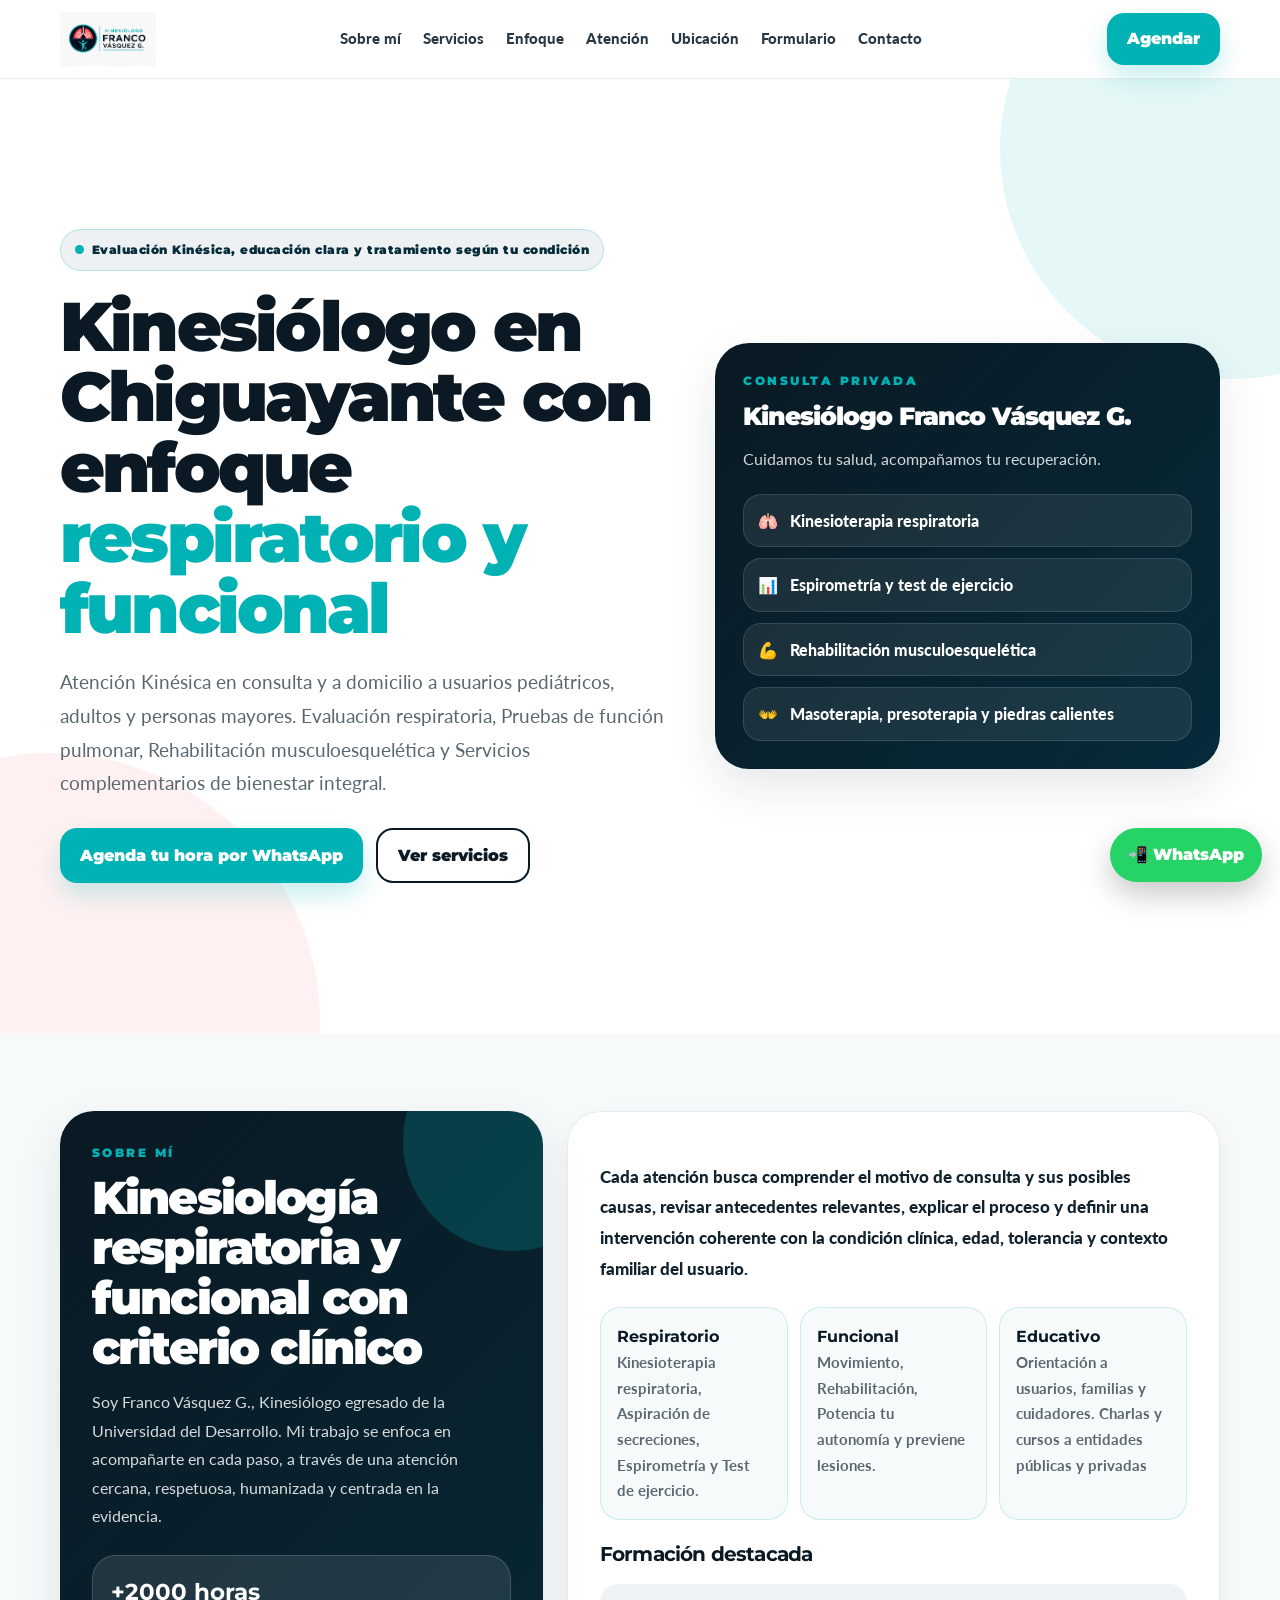
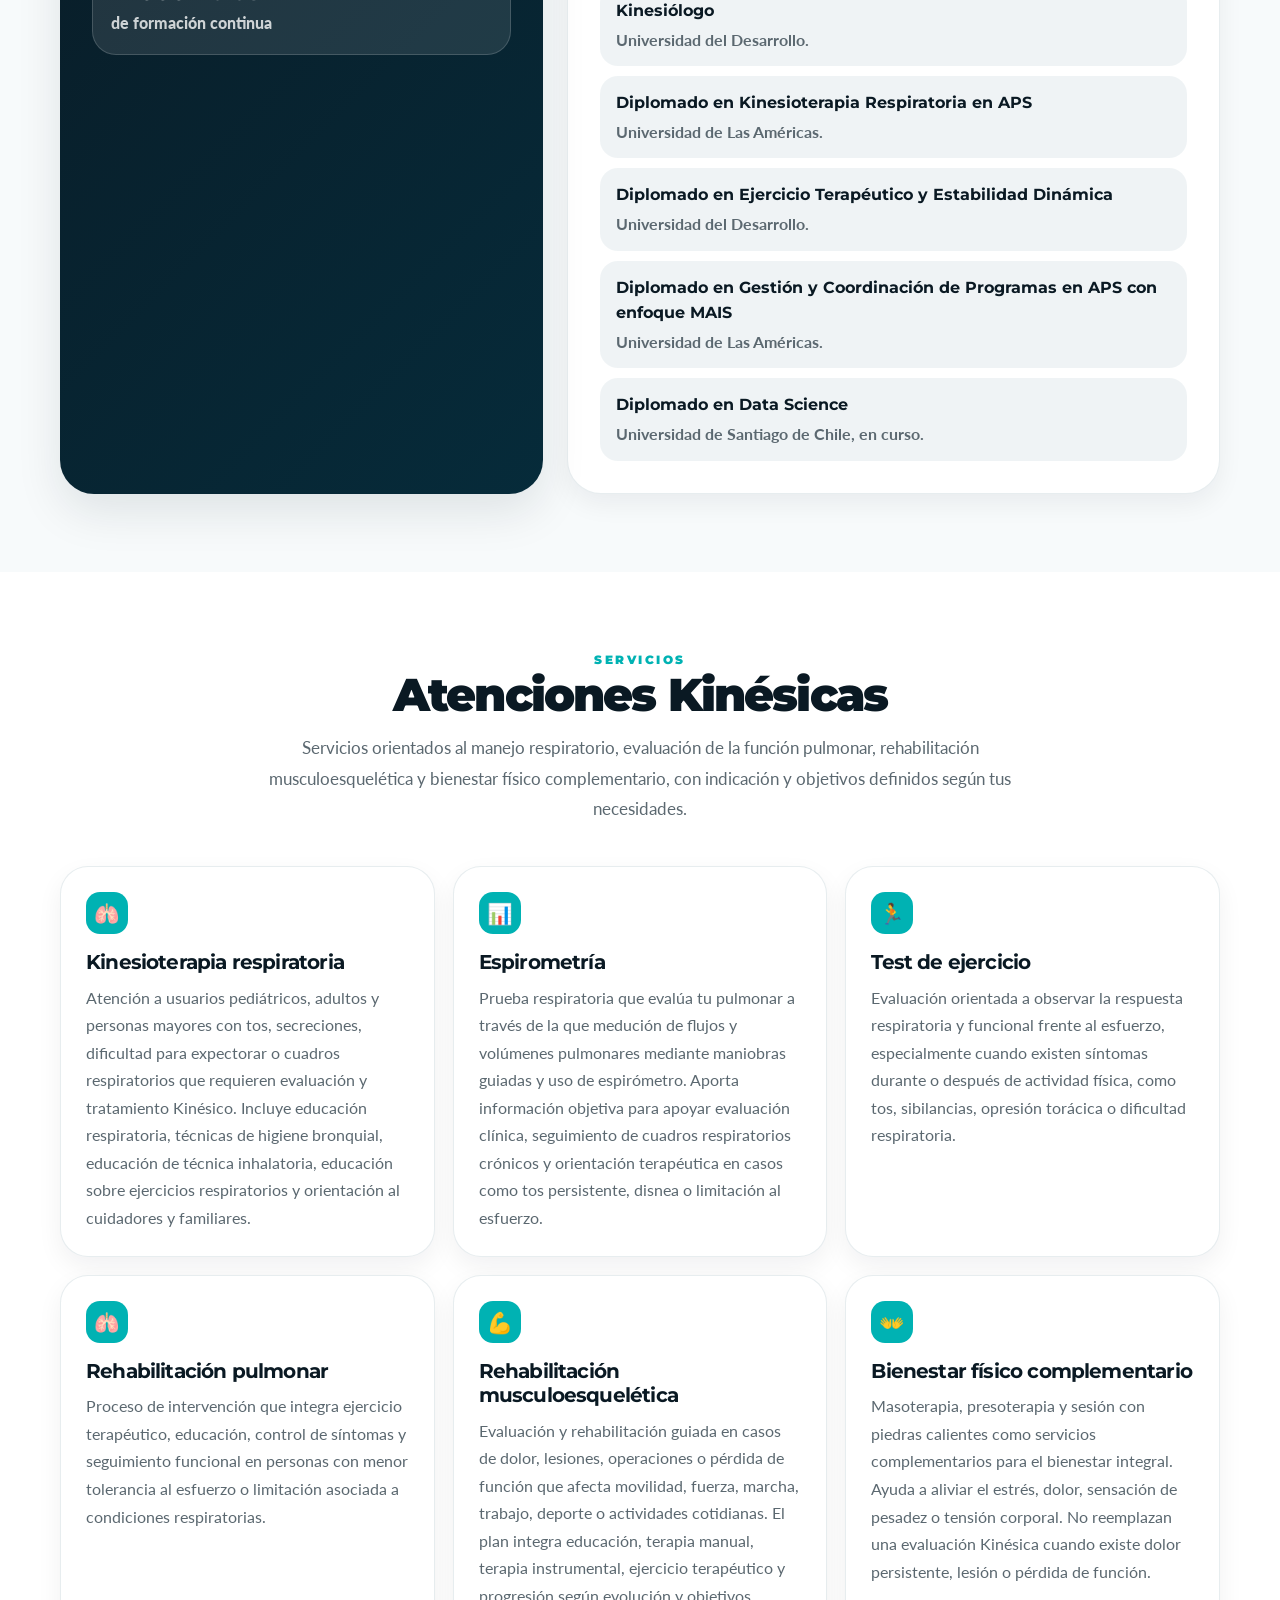
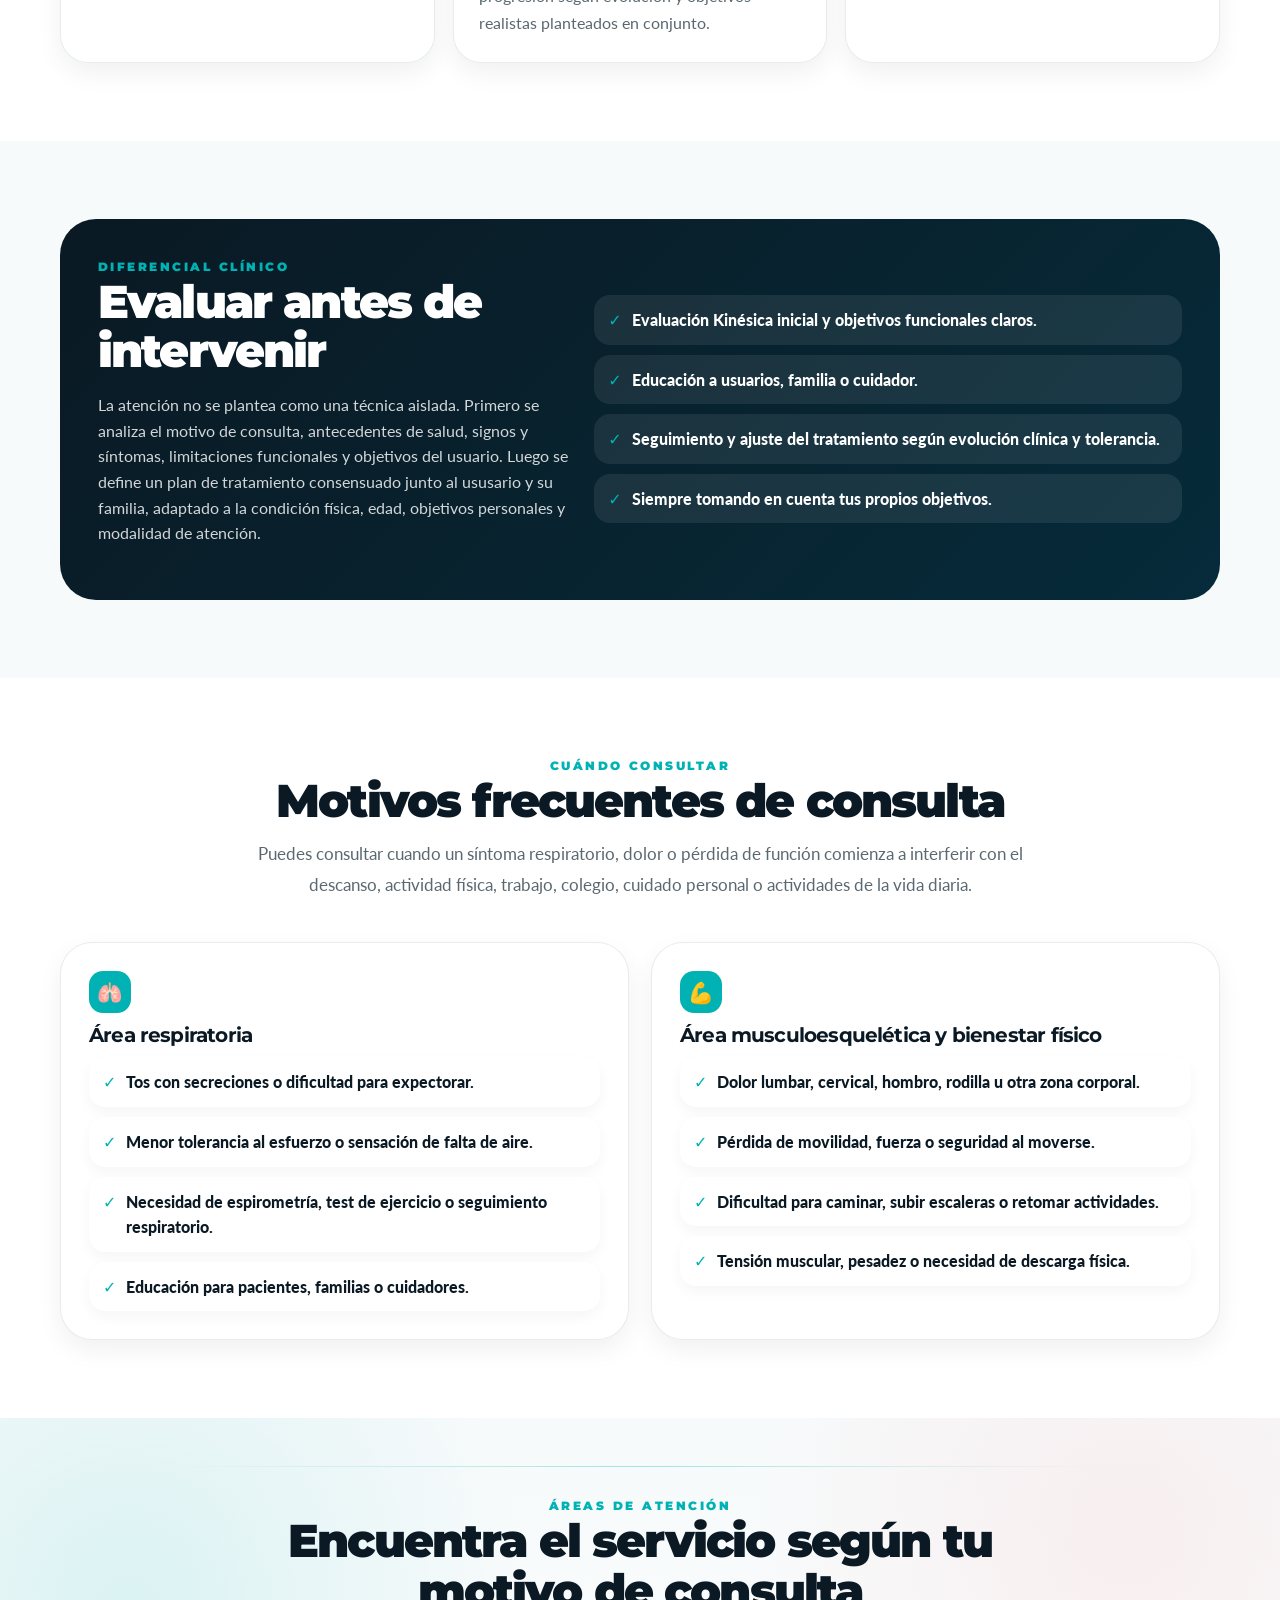
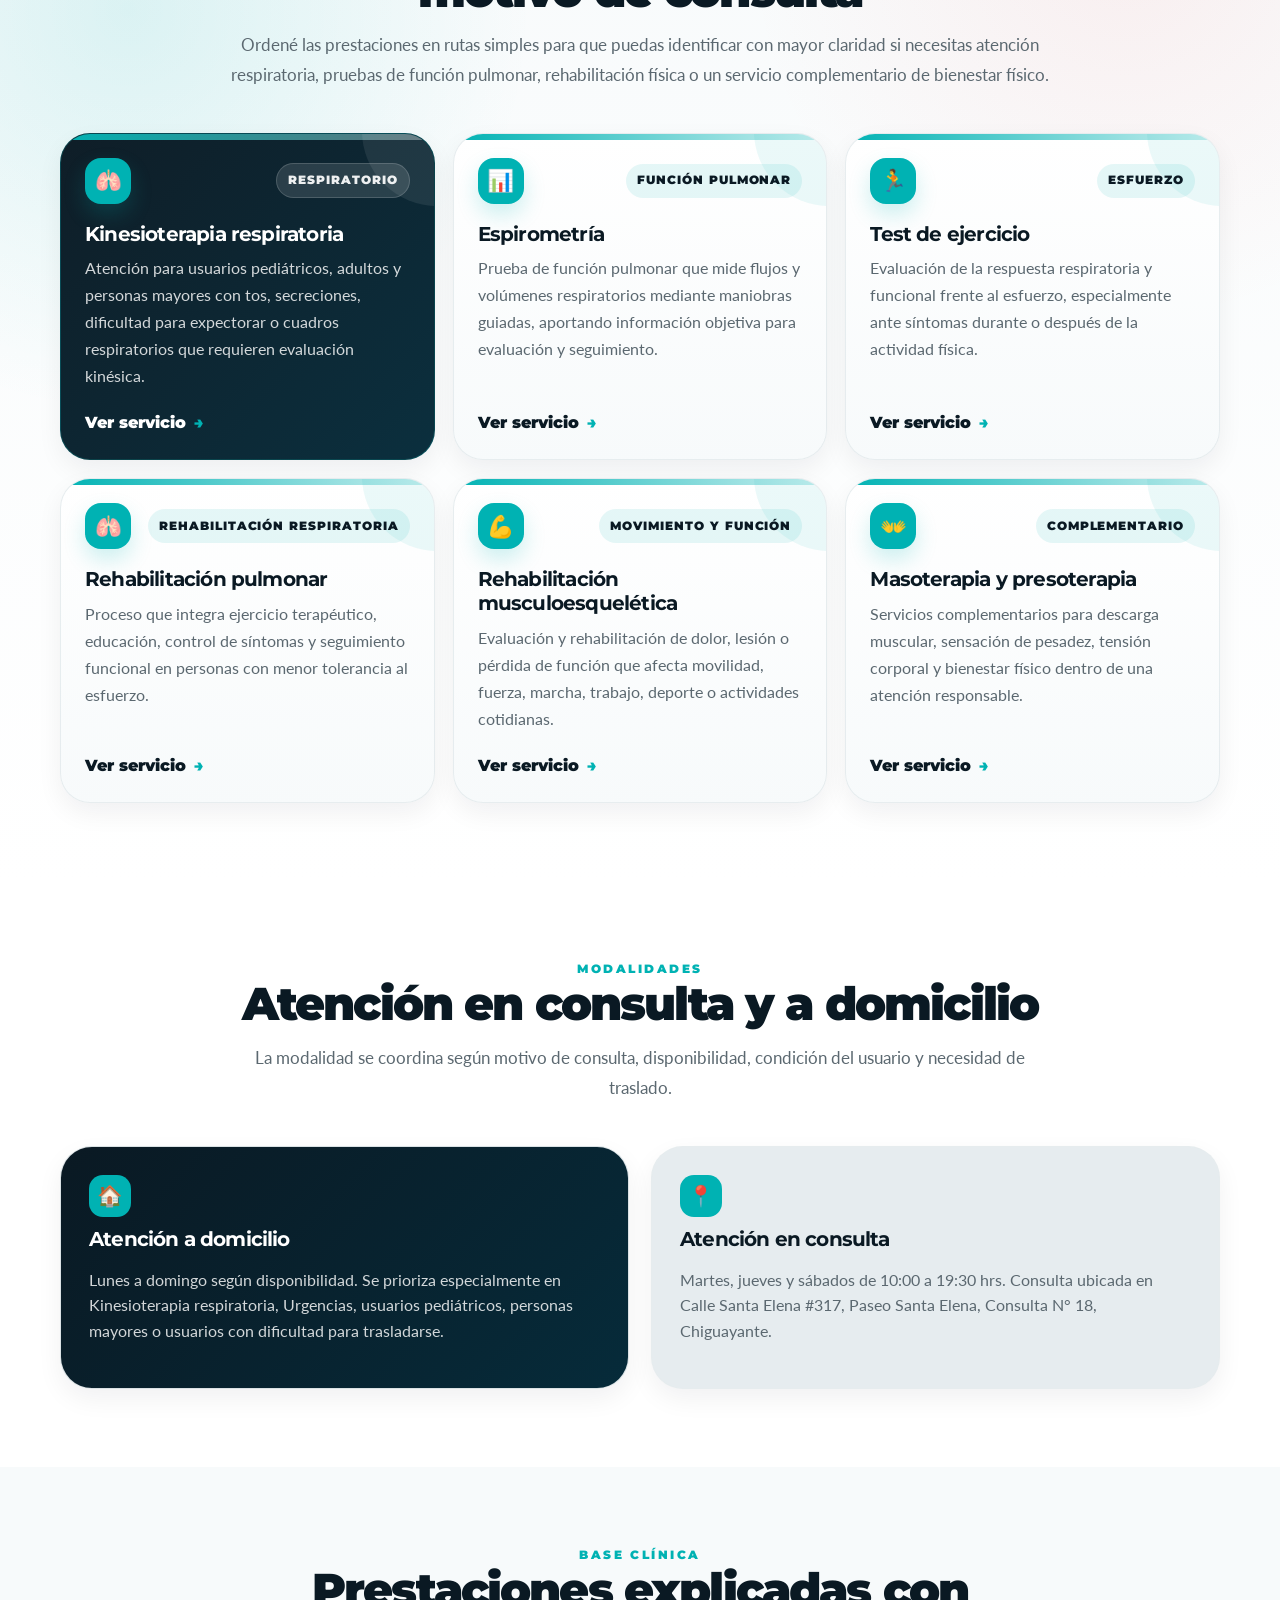
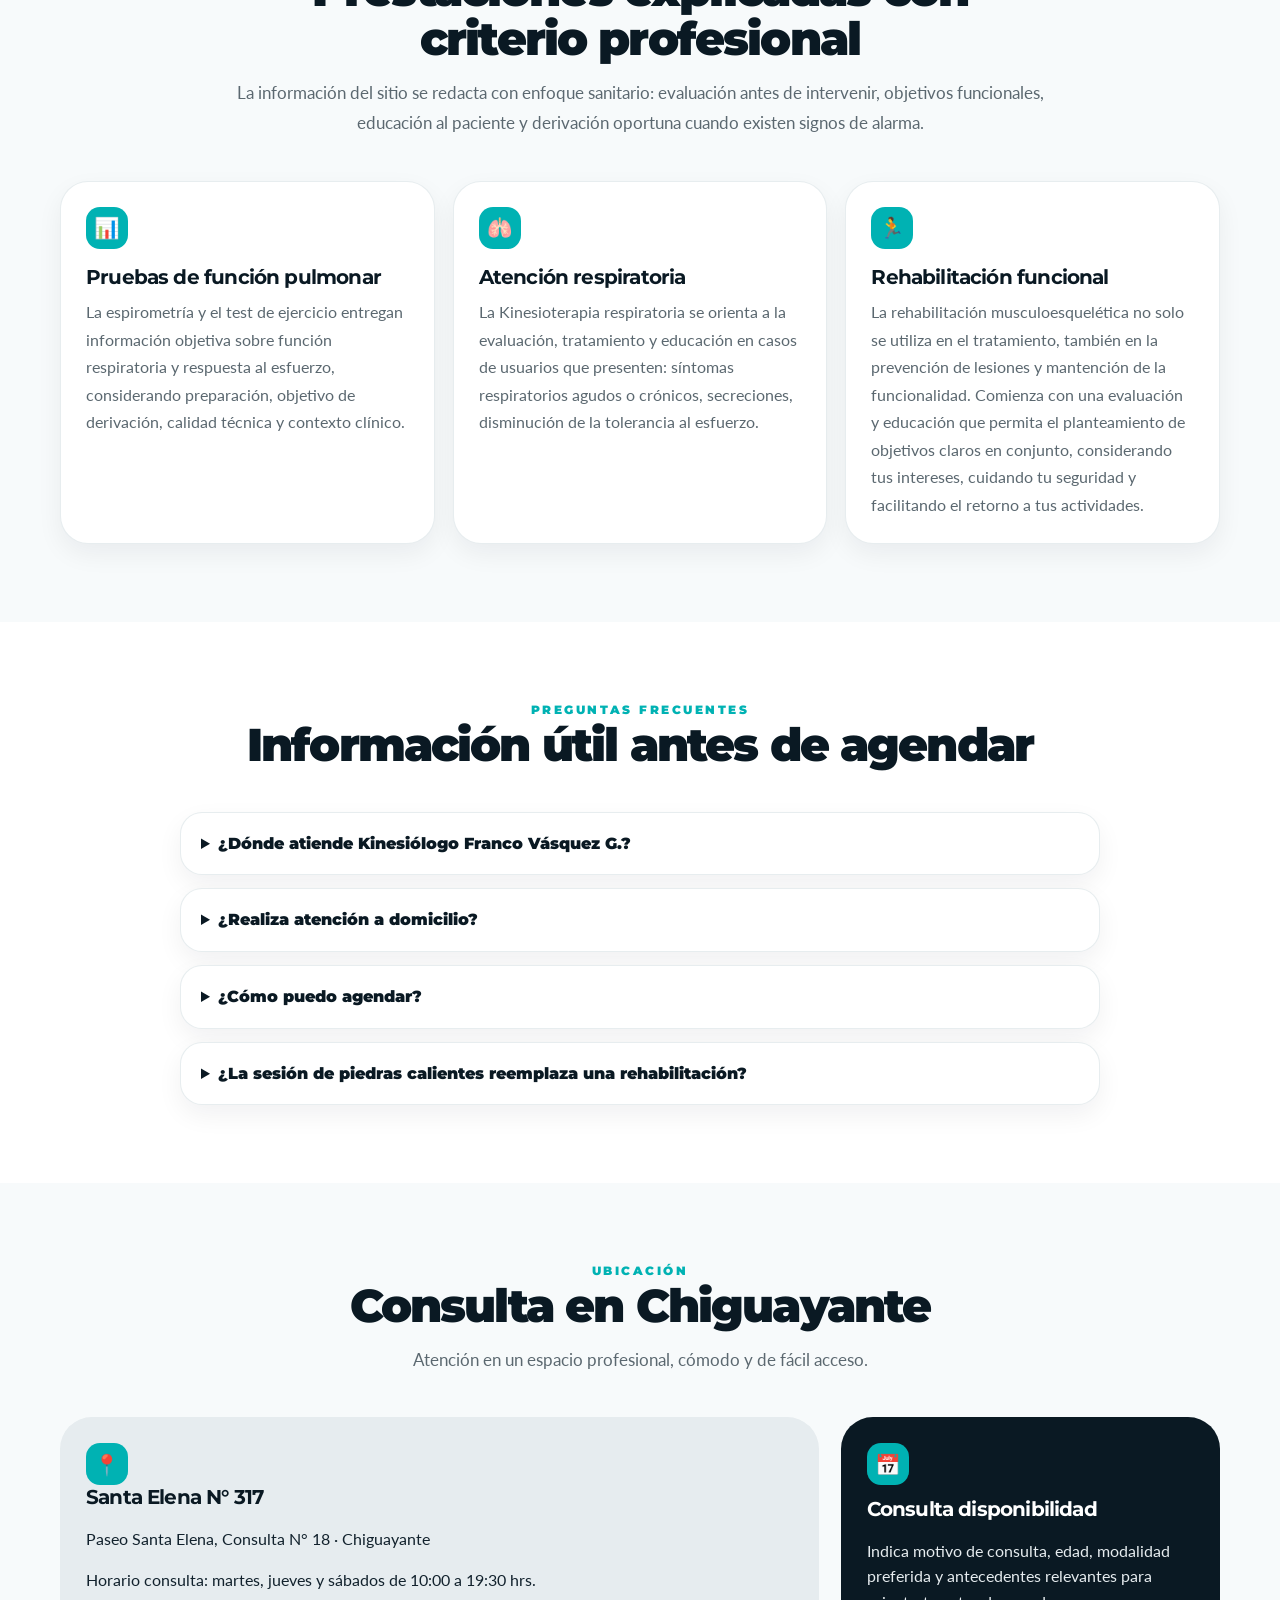
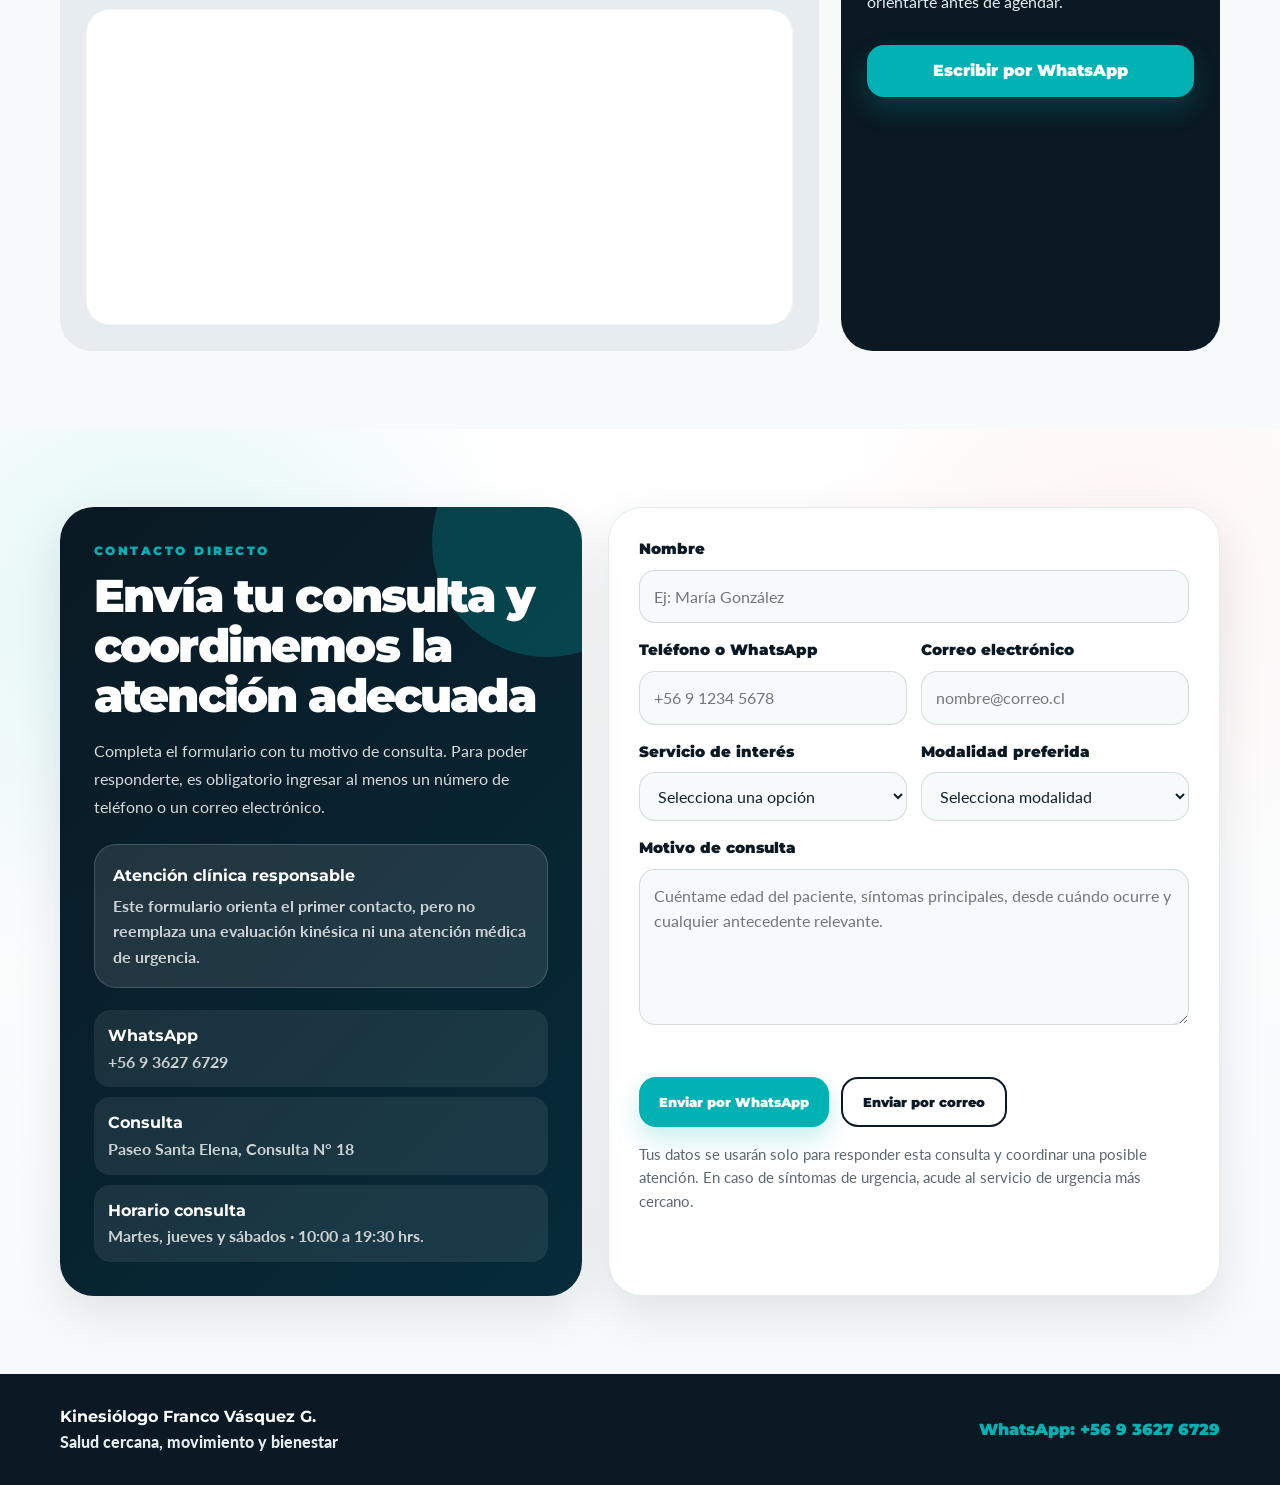
<file: index.html>
<!DOCTYPE html>

<html lang="es-CL">
<head>
<meta charset="utf-8"/>
<meta content="width=device-width, initial-scale=1" name="viewport"/>
<title>Kinesiólogo en Chiguayante | Franco Vásquez G.</title>
<meta content="Kinesiólogo en Chiguayante con enfoque respiratorio y rehabilitación funcional. Espirometría, test de ejercicio, kinesioterapia respiratoria, rehabilitación pulmonar, rehabilitación musculoesquelética, masoterapia, presoterapia y piedras calientes. Atención en consulta y a domicilio." name="description"/>
<meta content="#0A1923" name="theme-color"/>
<link href="https://kinesiologofrancovasquez.com/" rel="canonical"/>
<meta content="Kinesiólogo Franco Vásquez G. | Chiguayante" property="og:title"/>
<meta content="Atención respiratoria, pruebas de función pulmonar y rehabilitación funcional en Chiguayante." property="og:description"/>
<meta content="website" property="og:type"/>
<meta content="https://kinesiologofrancovasquez.com/" property="og:url"/>
<meta content="https://kinesiologofrancovasquez.com/assets/logo-horizontal.png" property="og:image"/>
<meta content="es_CL" property="og:locale"/>
<meta content="Kinesiólogo Franco Vásquez G." property="og:site_name"/>
<meta content="summary_large_image" name="twitter:card"/>
<link href="assets/logo-circular.png" rel="icon"/>
<link href="https://fonts.googleapis.com" rel="preconnect"/>
<link crossorigin="" href="https://fonts.gstatic.com" rel="preconnect"/>
<link href="https://fonts.googleapis.com/css2?family=Lato:wght@400;700;900&amp;family=Montserrat:wght@600;700;800;900&amp;display=swap" rel="stylesheet"/>
<link href="style.css" rel="stylesheet"/>
<script type="application/ld+json">{"@context": "https://schema.org", "@graph": [{"@type": ["MedicalBusiness", "LocalBusiness"], "@id": "https://kinesiologofrancovasquez.com/#business", "name": "Kinesiólogo Franco Vásquez G.", "url": "https://kinesiologofrancovasquez.com/", "logo": "https://kinesiologofrancovasquez.com/assets/logo-horizontal.png", "image": "https://kinesiologofrancovasquez.com/assets/logo-horizontal.png", "telephone": "+56936276729", "priceRange": "$$", "address": {"@type": "PostalAddress", "streetAddress": "Calle Santa Elena #317, Paseo Santa Elena, Consulta N° 18", "addressLocality": "Chiguayante", "addressCountry": "CL"}, "areaServed": ["Chiguayante", "Concepción", "Hualqui", "San Pedro de la Paz"], "openingHoursSpecification": [{"@type": "OpeningHoursSpecification", "dayOfWeek": ["Tuesday", "Thursday", "Saturday"], "opens": "10:00", "closes": "19:30"}], "sameAs": ["https://www.instagram.com/klgofranco.ccp/"], "medicalSpecialty": ["PhysicalTherapy", "RespiratoryTherapy"]}, {"@type": "Person", "@id": "https://kinesiologofrancovasquez.com/#franco", "name": "Franco Vásquez G.", "jobTitle": "Kinesiólogo", "alumniOf": {"@type": "CollegeOrUniversity", "name": "Universidad del Desarrollo"}}, {"@type": "WebSite", "@id": "https://kinesiologofrancovasquez.com/#website", "url": "https://kinesiologofrancovasquez.com/", "name": "Kinesiólogo Franco Vásquez G.", "inLanguage": "es-CL"}]}</script>
</head>
<body>
<a class="skip-link" href="#inicio">Saltar al contenido principal</a>
<a class="floating-wa" href="https://wa.me/56936276729?text=Hola%2C%20quiero%20consultar%20disponibilidad%20para%20una%20atenci%C3%B3n%20kin%C3%A9sica." rel="noopener" target="_blank">📲 WhatsApp</a>
<header class="topbar">
<div class="container nav">
<a aria-label="Ir al inicio - Kinesiólogo Franco Vásquez G." class="brand" href="#inicio">
<img alt="Logo oficial de Kinesiólogo Franco Vásquez G." class="brand-logo" height="941" src="assets/logo-horizontal.png" width="1672"/>
</a>
<nav aria-label="Menú principal" class="menu">
<a href="#sobre-mi">Sobre mí</a>
<a href="#servicios">Servicios</a>
<a href="#diferencial">Enfoque</a>
<a href="#modalidades">Atención</a>
<a href="#ubicacion">Ubicación</a>
<a href="#formulario">Formulario</a><a href="#formulario">Contacto</a>
</nav>
<a class="btn" href="https://wa.me/56936276729?text=Hola%2C%20quiero%20consultar%20disponibilidad%20para%20una%20atenci%C3%B3n%20kin%C3%A9sica." rel="noopener" target="_blank">Agendar</a>
</div>
</header>
<main id="inicio">
<section class="hero">
<div class="container hero-grid">
<div>
<div class="eyebrow"><span class="dot"></span> Evaluación Kinésica, educación clara y tratamiento según tu condición</div>
<h1>Kinesiólogo en Chiguayante con enfoque <span class="accent">respiratorio y funcional</span></h1>
<p class="lead">Atención Kinésica en consulta y a domicilio a usuarios pediátricos, adultos y personas mayores. Evaluación respiratoria, Pruebas de función pulmonar, Rehabilitación musculoesquelética y Servicios complementarios de bienestar integral.</p>
<div class="actions">
<a class="btn" href="https://wa.me/56936276729?text=Hola%2C%20quiero%20consultar%20disponibilidad%20para%20una%20atenci%C3%B3n%20kin%C3%A9sica." rel="noopener" target="_blank">Agenda tu hora por WhatsApp</a>
<a class="btn light" href="#servicios">Ver servicios</a>
</div>
</div>
<aside aria-label="Servicios principales" class="hero-card">
<div class="kicker">Consulta privada</div>
<h2>Kinesiólogo Franco Vásquez G.</h2>
<p>Cuidamos tu salud, acompañamos tu recuperación.</p>
<div class="hero-services">
<div class="hero-service"><span>🫁</span> Kinesioterapia respiratoria</div>
<div class="hero-service"><span>📊</span> Espirometría y test de ejercicio</div>
<div class="hero-service"><span>💪</span> Rehabilitación musculoesquelética</div>
<div class="hero-service"><span>👐</span> Masoterapia, presoterapia y piedras calientes</div>
</div>
</aside>
</div>
</section>
<section id="sobre-mi">
<div class="container about-wrap">
<div class="about-intro">
<div class="kicker">Sobre mí</div>
<h2>Kinesiología respiratoria y funcional con criterio clínico</h2>
<p>Soy Franco Vásquez G., Kinesiólogo egresado de la Universidad del Desarrollo. Mi trabajo se enfoca en acompañarte en cada paso, a través de una atención cercana, respetuosa, humanizada y centrada en la evidencia.</p>
<div class="about-badge">
<strong>+2000 horas</strong>
<span>de formación continua</span>
</div>
</div>
<div class="about-detail">
<p class="lead-strong">Cada atención busca comprender el motivo de consulta y sus posibles causas, revisar antecedentes relevantes, explicar el proceso y definir una intervención coherente con la condición clínica, edad, tolerancia y contexto familiar del usuario.</p>
<div class="about-metrics">
<div class="metric"><strong>Respiratorio</strong><span>Kinesioterapia respiratoria, Aspiración de secreciones, Espirometría y Test de ejercicio.</span></div>
<div class="metric"><strong>Funcional</strong><span>Movimiento, Rehabilitación, Potencia tu autonomía y previene lesiones.</span></div>
<div class="metric"><strong>Educativo</strong><span>Orientación a usuarios, familias y cuidadores. Charlas y cursos a entidades públicas y privadas</span></div>
</div>
<h3>Formación destacada</h3>
<div class="credentials">
<div class="credential"><strong>Kinesiólogo</strong><span>Universidad del Desarrollo.</span></div>
<div class="credential"><strong>Diplomado en Kinesioterapia Respiratoria en APS</strong><span>Universidad de Las Américas.</span></div>
<div class="credential"><strong>Diplomado en Ejercicio Terapéutico y Estabilidad Dinámica</strong><span>Universidad del Desarrollo.</span></div>
<div class="credential"><strong>Diplomado en Gestión y Coordinación de Programas en APS con enfoque MAIS</strong><span>Universidad de Las Américas.</span></div>
<div class="credential"><strong>Diplomado en Data Science</strong><span>Universidad de Santiago de Chile, en curso.</span></div>
</div>
</div>
</div>
</section>
<section id="servicios" style="background:white">
<div class="container">
<div class="section-title">
<div class="kicker">Servicios</div>
<h2>Atenciones Kinésicas</h2>
<p>Servicios orientados al manejo respiratorio, evaluación de la función pulmonar, rehabilitación musculoesquelética y bienestar físico complementario, con indicación y objetivos definidos según tus necesidades.</p>
</div>
<div class="cards"><article class="card"><span class="icon">🫁</span><h3>Kinesioterapia respiratoria</h3><p>Atención a usuarios pediátricos, adultos y personas mayores con tos, secreciones, dificultad para expectorar o cuadros respiratorios que requieren evaluación y tratamiento Kinésico. Incluye educación respiratoria, técnicas de higiene bronquial, educación de técnica inhalatoria, educación sobre ejercicios respiratorios y orientación al cuidadores y familiares.</p></article>
<article class="card"><span class="icon">📊</span><h3>Espirometría</h3><p>Prueba respiratoria que evalúa tu pulmonar a través de la que medución de flujos y volúmenes pulmonares mediante maniobras guiadas y uso de espirómetro. Aporta información objetiva para apoyar evaluación clínica, seguimiento de cuadros respiratorios crónicos y orientación terapéutica en casos como tos persistente, disnea o limitación al esfuerzo.</p></article>
<article class="card"><span class="icon">🏃</span><h3>Test de ejercicio</h3><p>Evaluación orientada a observar la respuesta respiratoria y funcional frente al esfuerzo, especialmente cuando existen síntomas durante o después de actividad física, como tos, sibilancias, opresión torácica o dificultad respiratoria.</p></article>
<article class="card"><span class="icon">🫁</span><h3>Rehabilitación pulmonar</h3><p>Proceso de intervención que integra ejercicio terapéutico, educación, control de síntomas y seguimiento funcional en personas con menor tolerancia al esfuerzo o limitación asociada a condiciones respiratorias.</p></article>
<article class="card"><span class="icon">💪</span><h3>Rehabilitación musculoesquelética</h3><p>Evaluación y rehabilitación guiada en casos de dolor, lesiones, operaciones o pérdida de función que afecta movilidad, fuerza, marcha, trabajo, deporte o actividades cotidianas. El plan integra educación, terapia manual, terapia instrumental, ejercicio terapéutico y progresión según evolución y objetivos realistas planteados en conjunto.</p></article>
<article class="card"><span class="icon">👐</span><h3>Bienestar físico complementario</h3><p>Masoterapia, presoterapia y sesión con piedras calientes como servicios complementarios para el bienestar integral. Ayuda a aliviar el estrés, dolor, sensación de pesadez o tensión corporal. No reemplazan una evaluación Kinésica cuando existe dolor persistente, lesión o pérdida de función.</p></article></div>
</div>
</section>
<section id="diferencial">
<div class="container clinical">
<div>
<div class="kicker">Diferencial clínico</div>
<h2>Evaluar antes de intervenir</h2>
<p>La atención no se plantea como una técnica aislada. Primero se analiza el motivo de consulta, antecedentes de salud, signos y síntomas, limitaciones funcionales y objetivos del usuario. Luego se define un plan de tratamiento consensuado junto al ususario y su familia, adaptado a la condición física, edad, objetivos personales y modalidad de atención.</p>
</div>
<div class="check-list">
<div class="check">Evaluación Kinésica inicial y objetivos funcionales claros.</div>
<div class="check">Educación a usuarios, familia o cuidador.</div>
<div class="check">Seguimiento y ajuste del tratamiento según evolución clínica y tolerancia.</div>
<div class="check">Siempre tomando en cuenta tus propios objetivos.</div>
</div>
</div>
</section>
<section id="motivos" style="background:white">
<div class="container">
<div class="section-title">
<div class="kicker">Cuándo consultar</div>
<h2>Motivos frecuentes de consulta</h2>
<p>Puedes consultar cuando un síntoma respiratorio, dolor o pérdida de función comienza a interferir con el descanso, actividad física, trabajo, colegio, cuidado personal o actividades de la vida diaria.</p>
</div>
<div class="two-col">
<article class="panel">
<span class="icon">🫁</span>
<h3>Área respiratoria</h3>
<div class="check-list light-check">
<div class="check">Tos con secreciones o dificultad para expectorar.</div>
<div class="check">Menor tolerancia al esfuerzo o sensación de falta de aire.</div>
<div class="check">Necesidad de espirometría, test de ejercicio o seguimiento respiratorio.</div>
<div class="check">Educación para pacientes, familias o cuidadores.</div>
</div>
</article>
<article class="panel">
<span class="icon">💪</span>
<h3>Área musculoesquelética y bienestar físico</h3>
<div class="check-list light-check">
<div class="check">Dolor lumbar, cervical, hombro, rodilla u otra zona corporal.</div>
<div class="check">Pérdida de movilidad, fuerza o seguridad al moverse.</div>
<div class="check">Dificultad para caminar, subir escaleras o retomar actividades.</div>
<div class="check">Tensión muscular, pesadez o necesidad de descarga física.</div>
</div>
</article>
</div>
</div>
</section>
<section class="areas-section" id="areas">
<div class="container">
<div class="areas-heading">
<div class="kicker">Áreas de atención</div>
<h2>Encuentra el servicio según tu motivo de consulta</h2>
<p>Ordené las prestaciones en rutas simples para que puedas identificar con mayor claridad si necesitas atención respiratoria, pruebas de función pulmonar, rehabilitación física o un servicio complementario de bienestar físico.</p>
</div>
<div class="areas-premium-grid">
<a class="area-card area-card-featured" href="servicios/kinesioterapia-respiratoria-chiguayante.html">
<div class="area-top">
<span class="area-icon">🫁</span>
<span class="area-label">Respiratorio</span>
</div>
<h3>Kinesioterapia respiratoria</h3>
<p>Atención para usuarios pediátricos, adultos y personas mayores con tos, secreciones, dificultad para expectorar o cuadros respiratorios que requieren evaluación kinésica.</p>
<span class="area-cta">Ver servicio</span>
</a>
<a class="area-card" href="servicios/espirometria-chiguayante.html">
<div class="area-top">
<span class="area-icon">📊</span>
<span class="area-label">Función pulmonar</span>
</div>
<h3>Espirometría</h3>
<p>Prueba de función pulmonar que mide flujos y volúmenes respiratorios mediante maniobras guiadas, aportando información objetiva para evaluación y seguimiento.</p>
<span class="area-cta">Ver servicio</span>
</a>
<a class="area-card" href="servicios/test-de-ejercicio-chiguayante.html">
<div class="area-top">
<span class="area-icon">🏃</span>
<span class="area-label">Esfuerzo</span>
</div>
<h3>Test de ejercicio</h3>
<p>Evaluación de la respuesta respiratoria y funcional frente al esfuerzo, especialmente ante síntomas durante o después de la actividad física.</p>
<span class="area-cta">Ver servicio</span>
</a>
<a class="area-card" href="servicios/rehabilitacion-pulmonar-chiguayante.html">
<div class="area-top">
<span class="area-icon">🫁</span>
<span class="area-label">Rehabilitación respiratoria</span>
</div>
<h3>Rehabilitación pulmonar</h3>
<p>Proceso que integra ejercicio terapéutico, educación, control de síntomas y seguimiento funcional en personas con menor tolerancia al esfuerzo.</p>
<span class="area-cta">Ver servicio</span>
</a>
<a class="area-card" href="servicios/rehabilitacion-musculoesqueletica-chiguayante.html">
<div class="area-top">
<span class="area-icon">💪</span>
<span class="area-label">Movimiento y función</span>
</div>
<h3>Rehabilitación musculoesquelética</h3>
<p>Evaluación y rehabilitación de dolor, lesión o pérdida de función que afecta movilidad, fuerza, marcha, trabajo, deporte o actividades cotidianas.</p>
<span class="area-cta">Ver servicio</span>
</a>
<a class="area-card" href="servicios/masoterapia-presoterapia-piedras-calientes-chiguayante.html">
<div class="area-top">
<span class="area-icon">👐</span>
<span class="area-label">Complementario</span>
</div>
<h3>Masoterapia y presoterapia</h3>
<p>Servicios complementarios para descarga muscular, sensación de pesadez, tensión corporal y bienestar físico dentro de una atención responsable.</p>
<span class="area-cta">Ver servicio</span>
</a>
</div>
</div>
</section>
<section id="modalidades" style="background:white">
<div class="container">
<div class="section-title">
<div class="kicker">Modalidades</div>
<h2>Atención en consulta y a domicilio</h2>
<p>La modalidad se coordina según motivo de consulta, disponibilidad, condición del usuario y necesidad de traslado.</p>
</div>
<div class="two-col">
<article class="panel dark">
<span class="icon">🏠</span>
<h3>Atención a domicilio</h3>
<p>Lunes a domingo según disponibilidad. Se prioriza especialmente en Kinesioterapia respiratoria, Urgencias, usuarios pediátricos, personas mayores o usuarios con dificultad para trasladarse.</p>
</article>
<article class="panel gray">
<span class="icon">📍</span>
<h3>Atención en consulta</h3>
<p>Martes, jueves y sábados de 10:00 a 19:30 hrs. Consulta ubicada en Calle Santa Elena #317, Paseo Santa Elena, Consulta N° 18, Chiguayante.</p>
</article>
</div>
</div>
</section>
<section id="base-clinica">
<div class="container">
<div class="section-title">
<div class="kicker">Base clínica</div>
<h2>Prestaciones explicadas con criterio profesional</h2>
<p>La información del sitio se redacta con enfoque sanitario: evaluación antes de intervenir, objetivos funcionales, educación al paciente y derivación oportuna cuando existen signos de alarma.</p>
</div>
<div class="cards">
<article class="card"><span class="icon">📊</span><h3>Pruebas de función pulmonar</h3><p>La espirometría y el test de ejercicio entregan información objetiva sobre función respiratoria y respuesta al esfuerzo, considerando preparación, objetivo de derivación, calidad técnica y contexto clínico.</p></article>
<article class="card"><span class="icon">🫁</span><h3>Atención respiratoria</h3><p>La Kinesioterapia respiratoria se orienta a la evaluación, tratamiento y educación en casos de usuarios que presenten: síntomas respiratorios agudos o crónicos, secreciones, disminución de la tolerancia al esfuerzo.</p></article>
<article class="card"><span class="icon">🏃</span><h3>Rehabilitación funcional</h3><p>La rehabilitación musculoesquelética no solo se utiliza en el tratamiento, también en la prevención de lesiones y mantención de la funcionalidad. Comienza con una evaluación y educación que permita el planteamiento de objetivos claros en conjunto, considerando tus intereses, cuidando tu seguridad y facilitando el retorno a tus actividades.</p></article>
</div>
</div>
</section>
<section id="faq" style="background:white">
<div class="container">
<div class="section-title">
<div class="kicker">Preguntas frecuentes</div>
<h2>Información útil antes de agendar</h2>
</div>
<div class="faq">
<details><summary>¿Dónde atiende Kinesiólogo Franco Vásquez G.?</summary><p>Atiendo en Calle Santa Elena #317, Paseo Santa Elena, Consulta N° 18, Chiguayante.</p></details>
<details><summary>¿Realiza atención a domicilio?</summary><p>Sí. La atención a domicilio se coordina de lunes a domingo según disponibilidad, especialmente para usuarios pediátricos, personas mayores o pacientes con dificultad para trasladarse.</p></details>
<details><summary>¿Cómo puedo agendar?</summary><p>Puedes consultar disponibilidad o agendar por WhatsApp al +56 9 3627 6729.</p></details>
<details><summary>¿La sesión de piedras calientes reemplaza una rehabilitación?</summary><p>No. Es un servicio complementario de bienestar físico. Si existe dolor persistente, lesión, inflamación, pérdida de movilidad, pérdida de fuerza o dificultad funcional, se recomienda evaluación Kinésica.</p></details>
</div>
</div>
</section>
<section id="ubicacion">
<div class="container">
<div class="section-title">
<div class="kicker">Ubicación</div>
<h2>Consulta en Chiguayante</h2>
<p>Atención en un espacio profesional, cómodo y de fácil acceso.</p>
</div>
<div class="location-grid">
<div class="map-card">
<span class="icon">📍</span>
<h3>Santa Elena N° 317</h3>
<p>Paseo Santa Elena, Consulta N° 18 · Chiguayante</p>
<p>Horario consulta: martes, jueves y sábados de 10:00 a 19:30 hrs.</p>
<div class="mapbox"><iframe loading="lazy" src="https://www.google.com/maps?q=Santa%20Elena%20317%20Chiguayante%20Chile&amp;output=embed" title="Ubicación Paseo Santa Elena Chiguayante"></iframe></div>
</div>
<div class="reserve">
<span class="icon">📅</span>
<h3>Consulta disponibilidad</h3>
<p>Indica motivo de consulta, edad, modalidad preferida y antecedentes relevantes para orientarte antes de agendar.</p>
<a class="btn" href="https://wa.me/56936276729?text=Hola%2C%20quiero%20consultar%20disponibilidad%20para%20una%20atenci%C3%B3n%20kin%C3%A9sica." rel="noopener" style="width:100%;margin-top:15px" target="_blank">Escribir por WhatsApp</a>
</div>
</div>
</div>
</section>

<section class="contact-form-section" id="formulario">
<div class="container">
<div class="form-layout">
<div class="form-copy">
<div class="kicker">Contacto directo</div>
<h2>Envía tu consulta y coordinemos la atención adecuada</h2>
<p>Completa el formulario con tu motivo de consulta. Para poder responderte, es obligatorio ingresar al menos un número de teléfono o un correo electrónico.</p>
<div class="form-note">
<strong>Atención clínica responsable</strong>
<span>Este formulario orienta el primer contacto, pero no reemplaza una evaluación kinésica ni una atención médica de urgencia.</span>
</div>
<div class="contact-mini-list">
<div><strong>WhatsApp</strong><span>+56 9 3627 6729</span></div>
<div><strong>Consulta</strong><span>Paseo Santa Elena, Consulta N° 18</span></div>
<div><strong>Horario consulta</strong><span>Martes, jueves y sábados · 10:00 a 19:30 hrs.</span></div>
</div>
</div>
<form class="contact-form" id="consultaForm" novalidate="">
<div class="form-row">
<label for="nombre">Nombre</label>
<input autocomplete="name" id="nombre" name="nombre" placeholder="Ej: María González" required="" type="text"/>
</div>
<div class="form-grid">
<div class="form-row">
<label for="telefono">Teléfono o WhatsApp</label>
<input autocomplete="tel" id="telefono" name="telefono" placeholder="+56 9 1234 5678" type="tel"/>
</div>
<div class="form-row">
<label for="email">Correo electrónico</label>
<input autocomplete="email" id="email" name="email" placeholder="nombre@correo.cl" type="email"/>
</div>
</div>
<div class="form-grid">
<div class="form-row">
<label for="servicio">Servicio de interés</label>
<select id="servicio" name="servicio" required="">
<option value="">Selecciona una opción</option>
<option>Kinesioterapia respiratoria</option>
<option>Espirometría</option>
<option>Test de ejercicio</option>
<option>Rehabilitación pulmonar</option>
<option>Rehabilitación musculoesquelética</option>
<option>Masoterapia / Presoterapia / Piedras calientes</option>
<option>No estoy seguro, necesito orientación</option>
</select>
</div>
<div class="form-row">
<label for="modalidad">Modalidad preferida</label>
<select id="modalidad" name="modalidad" required="">
<option value="">Selecciona modalidad</option>
<option>Consulta en Chiguayante</option>
<option>Atención a domicilio</option>
<option>Necesito orientación</option>
</select>
</div>
</div>
<div class="form-row">
<label for="mensaje">Motivo de consulta</label>
<textarea id="mensaje" name="mensaje" placeholder="Cuéntame edad del paciente, síntomas principales, desde cuándo ocurre y cualquier antecedente relevante." required="" rows="5"></textarea>
</div>
<p aria-live="polite" class="form-error" id="formError" role="alert"></p>
<div class="form-actions">
<button class="btn" id="sendWhatsapp" type="button">Enviar por WhatsApp</button>
<button class="btn light" id="sendEmail" type="button">Enviar por correo</button>
</div>
<p class="form-privacy">Tus datos se usarán solo para responder esta consulta y coordinar una posible atención. En caso de síntomas de urgencia, acude al servicio de urgencia más cercano.</p>
</form>
</div>
</div>
</section>

</main>
<footer>
<div class="container footer-row">
<div class="footer-brand">
<strong>Kinesiólogo Franco Vásquez G.</strong>
<span>Salud cercana, movimiento y bienestar</span>
</div>
<a class="footer-wa" href="https://wa.me/56936276729" rel="noopener" target="_blank">WhatsApp: +56 9 3627 6729</a>
</div>
</footer>

<script>
  (function() {
    const WHATSAPP = "56936276729";
    const CORREO_DESTINO = "kinesiologo.franco.vasquez@gmail.com"; // Verificar que este correo exista o reemplazar por el correo oficial.

    const form = document.getElementById("consultaForm");
    if (!form) return;

    const errorBox = document.getElementById("formError");

    function getValue(id) {
      const el = document.getElementById(id);
      return el ? el.value.trim() : "";
    }

    function validate() {
      const nombre = getValue("nombre");
      const telefono = getValue("telefono");
      const email = getValue("email");
      const servicio = getValue("servicio");
      const modalidad = getValue("modalidad");
      const mensaje = getValue("mensaje");

      if (!nombre) return "Ingresa tu nombre para poder responder la consulta.";
      if (!telefono && !email) return "Ingresa al menos un número de teléfono o un correo electrónico.";
      if (email && !/^[^\s@]+@[^\s@]+\.[^\s@]+$/.test(email)) return "Ingresa un correo electrónico válido o deja ese campo vacío.";
      if (!servicio) return "Selecciona el servicio de interés.";
      if (!modalidad) return "Selecciona la modalidad preferida.";
      if (!mensaje) return "Describe brevemente el motivo de consulta.";

      return "";
    }

    function buildMessage() {
      const nombre = getValue("nombre");
      const telefono = getValue("telefono") || "No informado";
      const email = getValue("email") || "No informado";
      const servicio = getValue("servicio");
      const modalidad = getValue("modalidad");
      const mensaje = getValue("mensaje");

      return [
        "Hola, soy " + nombre + ". Quiero consultar disponibilidad para atención Kinésica.",
        "",
        "Servicio de interés: " + servicio,
        "Modalidad preferida: " + modalidad,
        "Teléfono/WhatsApp: " + telefono,
        "Correo electrónico: " + email,
        "",
        "Motivo de consulta:",
        mensaje
      ].join("\n");
    }

    function handleSend(type) {
      const error = validate();
      if (error) {
        errorBox.textContent = error;
        return;
      }

      errorBox.textContent = "";
      const msg = buildMessage();

      if (type === "whatsapp") {
        const url = "https://wa.me/" + WHATSAPP + "?text=" + encodeURIComponent(msg);
        window.open(url, "_blank", "noopener");
      }

      if (type === "email") {
        const subject = "Consulta desde sitio web - Kinesiólogo Franco Vásquez G.";
        const url = "mailto:" + CORREO_DESTINO + "?subject=" + encodeURIComponent(subject) + "&body=" + encodeURIComponent(msg);
        window.location.href = url;
      }
    }

    document.getElementById("sendWhatsapp").addEventListener("click", function() { handleSend("whatsapp"); });
    document.getElementById("sendEmail").addEventListener("click", function() { handleSend("email"); });
  })();
</script>
</body>
</html>
</file>
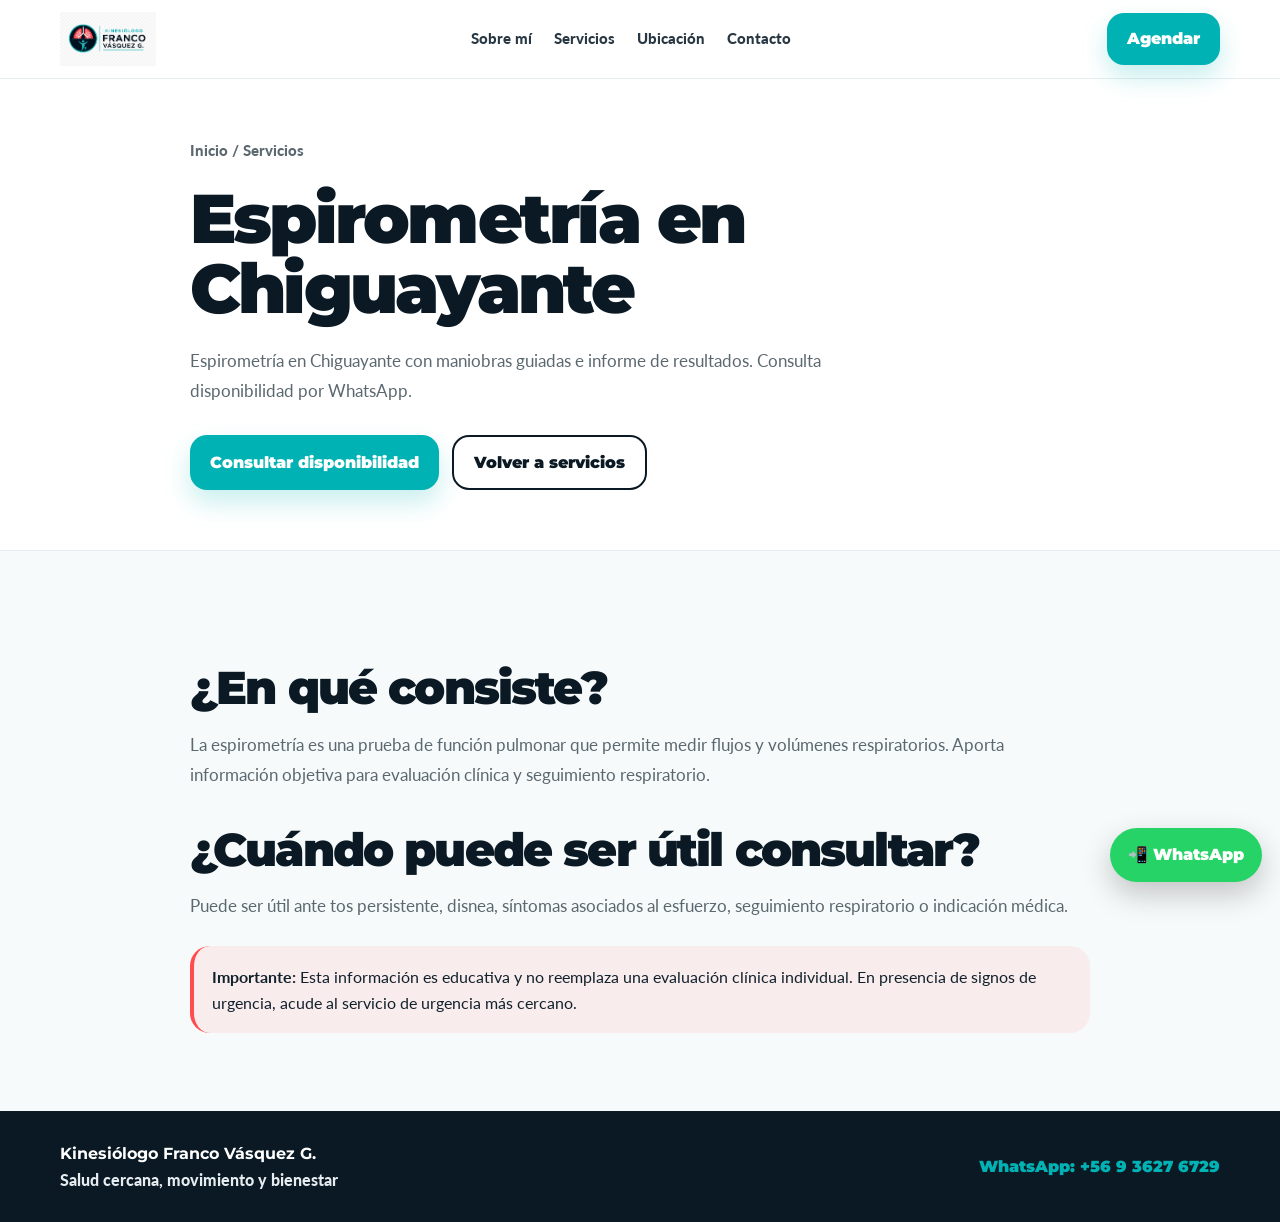
<file: servicios/espirometria-chiguayante.html>
<!doctype html>
<html lang="es-CL">
<head>
  <meta charset="utf-8" />
  <meta name="viewport" content="width=device-width, initial-scale=1" />
  <title>Espirometría en Chiguayante | Kinesiólogo Franco Vásquez G.</title>
  <meta name="description" content="Espirometría en Chiguayante con maniobras guiadas e informe de resultados. Consulta disponibilidad por WhatsApp." />
  <meta name="theme-color" content="#0A1923" />
  <link rel="canonical" href="https://kinesiologofrancovasquez.com/servicios/espirometria-chiguayante.html" />
  <link rel="icon" href="../assets/logo-circular.png" />
  <link rel="preconnect" href="https://fonts.googleapis.com">
  <link rel="preconnect" href="https://fonts.gstatic.com" crossorigin>
  <link href="https://fonts.googleapis.com/css2?family=Lato:wght@400;700;900&family=Montserrat:wght@600;700;800;900&display=swap" rel="stylesheet">
  <link rel="stylesheet" href="../style.css" />
</head>
<body>
  <a class="floating-wa" href="https://wa.me/56936276729?text=Hola%2C%20quiero%20consultar%20disponibilidad%20para%20una%20atenci%C3%B3n%20kin%C3%A9sica." target="_blank" rel="noopener">📲 WhatsApp</a>
  <header class="topbar">
    <div class="container nav">
      <a class="brand" href="../index.html#inicio" aria-label="Volver al inicio">
        <img class="brand-logo" src="../assets/logo-horizontal.png" alt="Logo oficial de Kinesiólogo Franco Vásquez G." width="1672" height="941" />
      </a>
      <nav class="menu" aria-label="Menú principal">
        <a href="../index.html#sobre-mi">Sobre mí</a>
        <a href="../index.html#servicios">Servicios</a>
        <a href="../index.html#ubicacion">Ubicación</a>
        <a href="../index.html#contacto">Contacto</a>
      </nav>
      <a class="btn" href="https://wa.me/56936276729?text=Hola%2C%20quiero%20consultar%20disponibilidad%20para%20una%20atenci%C3%B3n%20kin%C3%A9sica." target="_blank" rel="noopener">Agendar</a>
    </div>
  </header>
  <main>
    <section class="page-hero">
      <div class="container content">
        <div class="breadcrumb"><a href="../index.html">Inicio</a> / Servicios</div>
        <h1>Espirometría en Chiguayante</h1>
        <p class="lead">Espirometría en Chiguayante con maniobras guiadas e informe de resultados. Consulta disponibilidad por WhatsApp.</p>
        <div class="actions"><a class="btn" href="https://wa.me/56936276729?text=Hola%2C%20quiero%20consultar%20disponibilidad%20para%20una%20atenci%C3%B3n%20kin%C3%A9sica." target="_blank" rel="noopener">Consultar disponibilidad</a><a class="btn light" href="../index.html#servicios">Volver a servicios</a></div>
      </div>
    </section>
    <section>
      <div class="container content">
        <h2>¿En qué consiste?</h2>
        <p>La espirometría es una prueba de función pulmonar que permite medir flujos y volúmenes respiratorios. Aporta información objetiva para evaluación clínica y seguimiento respiratorio.</p>
        <h2>¿Cuándo puede ser útil consultar?</h2>
        <p>Puede ser útil ante tos persistente, disnea, síntomas asociados al esfuerzo, seguimiento respiratorio o indicación médica.</p>
        <div class="notice"><strong>Importante:</strong> Esta información es educativa y no reemplaza una evaluación clínica individual. En presencia de signos de urgencia, acude al servicio de urgencia más cercano.</div>
      </div>
    </section>
  </main>
  <footer>
    <div class="container footer-row">
      <div class="footer-brand"><strong>Kinesiólogo Franco Vásquez G.</strong><span>Salud cercana, movimiento y bienestar</span></div>
      <a class="footer-wa" href="https://wa.me/56936276729" target="_blank" rel="noopener">WhatsApp: +56 9 3627 6729</a>
    </div>
  </footer>
</body>
</html>
</file>
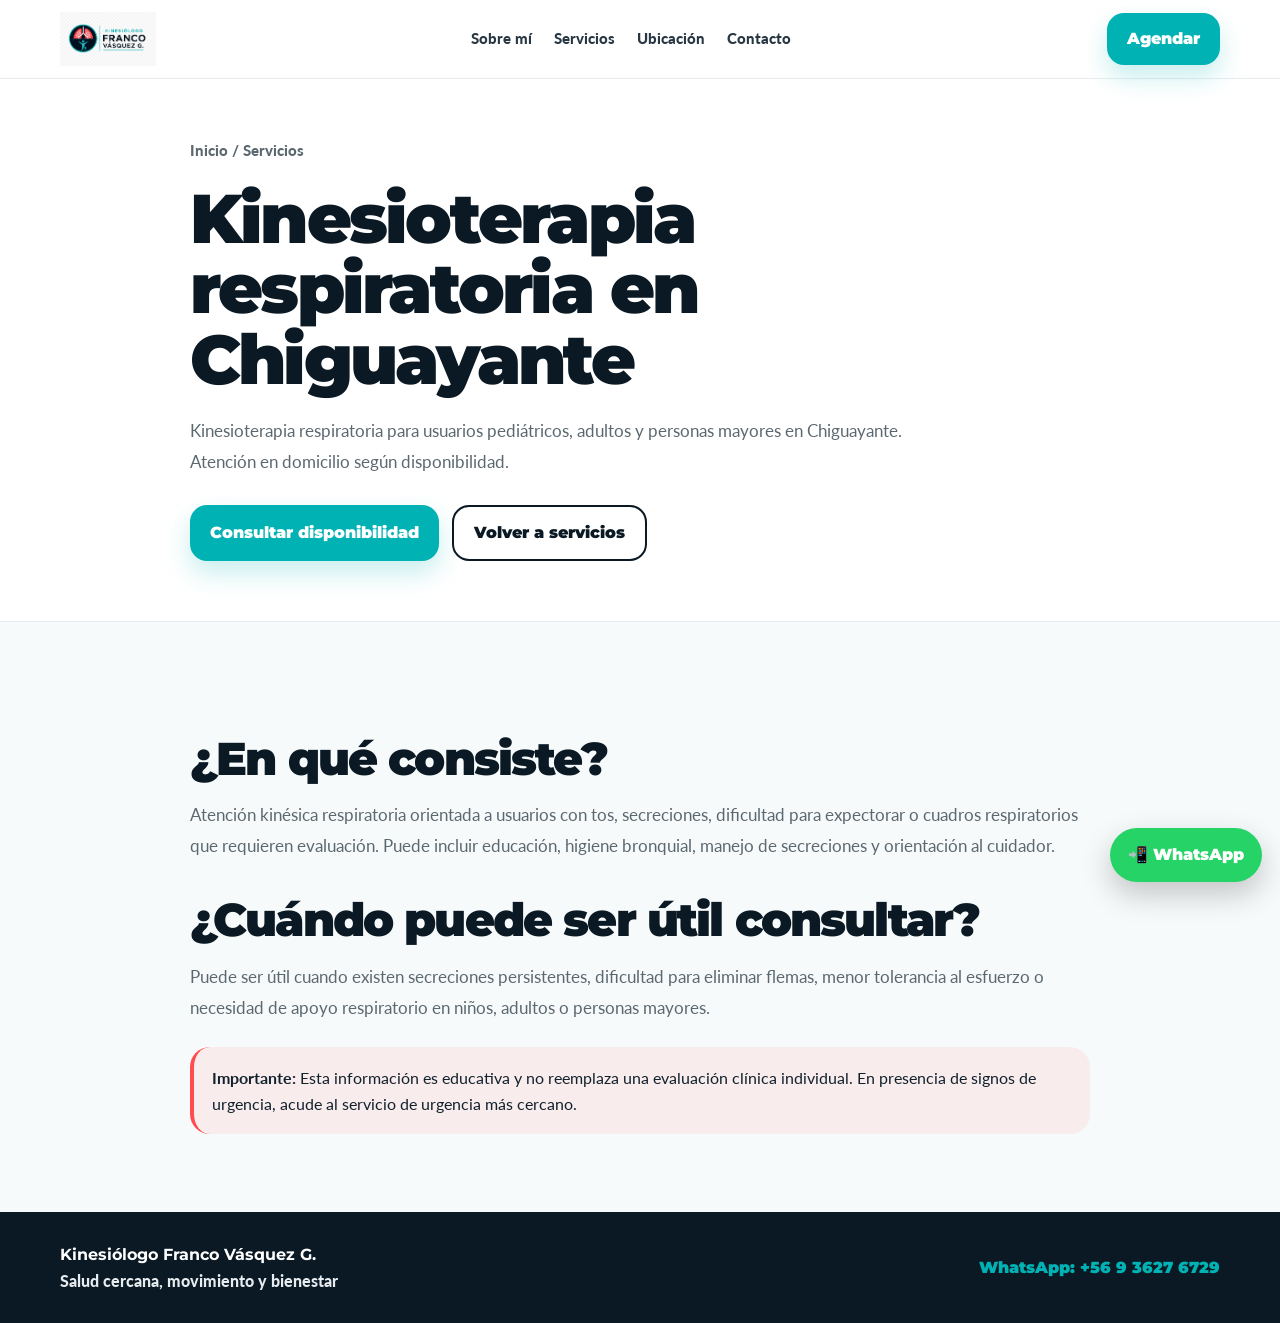
<file: servicios/kinesioterapia-respiratoria-chiguayante.html>
<!doctype html>
<html lang="es-CL">
<head>
  <meta charset="utf-8" />
  <meta name="viewport" content="width=device-width, initial-scale=1" />
  <title>Kinesioterapia respiratoria en Chiguayante | Kinesiólogo Franco Vásquez G.</title>
  <meta name="description" content="Kinesioterapia respiratoria para usuarios pediátricos, adultos y personas mayores en Chiguayante. Atención en domicilio según disponibilidad." />
  <meta name="theme-color" content="#0A1923" />
  <link rel="canonical" href="https://kinesiologofrancovasquez.com/servicios/kinesioterapia-respiratoria-chiguayante.html" />
  <link rel="icon" href="../assets/logo-circular.png" />
  <link rel="preconnect" href="https://fonts.googleapis.com">
  <link rel="preconnect" href="https://fonts.gstatic.com" crossorigin>
  <link href="https://fonts.googleapis.com/css2?family=Lato:wght@400;700;900&family=Montserrat:wght@600;700;800;900&display=swap" rel="stylesheet">
  <link rel="stylesheet" href="../style.css" />
</head>
<body>
  <a class="floating-wa" href="https://wa.me/56936276729?text=Hola%2C%20quiero%20consultar%20disponibilidad%20para%20una%20atenci%C3%B3n%20kin%C3%A9sica." target="_blank" rel="noopener">📲 WhatsApp</a>
  <header class="topbar">
    <div class="container nav">
      <a class="brand" href="../index.html#inicio" aria-label="Volver al inicio">
        <img class="brand-logo" src="../assets/logo-horizontal.png" alt="Logo oficial de Kinesiólogo Franco Vásquez G." width="1672" height="941" />
      </a>
      <nav class="menu" aria-label="Menú principal">
        <a href="../index.html#sobre-mi">Sobre mí</a>
        <a href="../index.html#servicios">Servicios</a>
        <a href="../index.html#ubicacion">Ubicación</a>
        <a href="../index.html#contacto">Contacto</a>
      </nav>
      <a class="btn" href="https://wa.me/56936276729?text=Hola%2C%20quiero%20consultar%20disponibilidad%20para%20una%20atenci%C3%B3n%20kin%C3%A9sica." target="_blank" rel="noopener">Agendar</a>
    </div>
  </header>
  <main>
    <section class="page-hero">
      <div class="container content">
        <div class="breadcrumb"><a href="../index.html">Inicio</a> / Servicios</div>
        <h1>Kinesioterapia respiratoria en Chiguayante</h1>
        <p class="lead">Kinesioterapia respiratoria para usuarios pediátricos, adultos y personas mayores en Chiguayante. Atención en domicilio según disponibilidad.</p>
        <div class="actions"><a class="btn" href="https://wa.me/56936276729?text=Hola%2C%20quiero%20consultar%20disponibilidad%20para%20una%20atenci%C3%B3n%20kin%C3%A9sica." target="_blank" rel="noopener">Consultar disponibilidad</a><a class="btn light" href="../index.html#servicios">Volver a servicios</a></div>
      </div>
    </section>
    <section>
      <div class="container content">
        <h2>¿En qué consiste?</h2>
        <p>Atención kinésica respiratoria orientada a usuarios con tos, secreciones, dificultad para expectorar o cuadros respiratorios que requieren evaluación. Puede incluir educación, higiene bronquial, manejo de secreciones y orientación al cuidador.</p>
        <h2>¿Cuándo puede ser útil consultar?</h2>
        <p>Puede ser útil cuando existen secreciones persistentes, dificultad para eliminar flemas, menor tolerancia al esfuerzo o necesidad de apoyo respiratorio en niños, adultos o personas mayores.</p>
        <div class="notice"><strong>Importante:</strong> Esta información es educativa y no reemplaza una evaluación clínica individual. En presencia de signos de urgencia, acude al servicio de urgencia más cercano.</div>
      </div>
    </section>
  </main>
  <footer>
    <div class="container footer-row">
      <div class="footer-brand"><strong>Kinesiólogo Franco Vásquez G.</strong><span>Salud cercana, movimiento y bienestar</span></div>
      <a class="footer-wa" href="https://wa.me/56936276729" target="_blank" rel="noopener">WhatsApp: +56 9 3627 6729</a>
    </div>
  </footer>
</body>
</html>
</file>
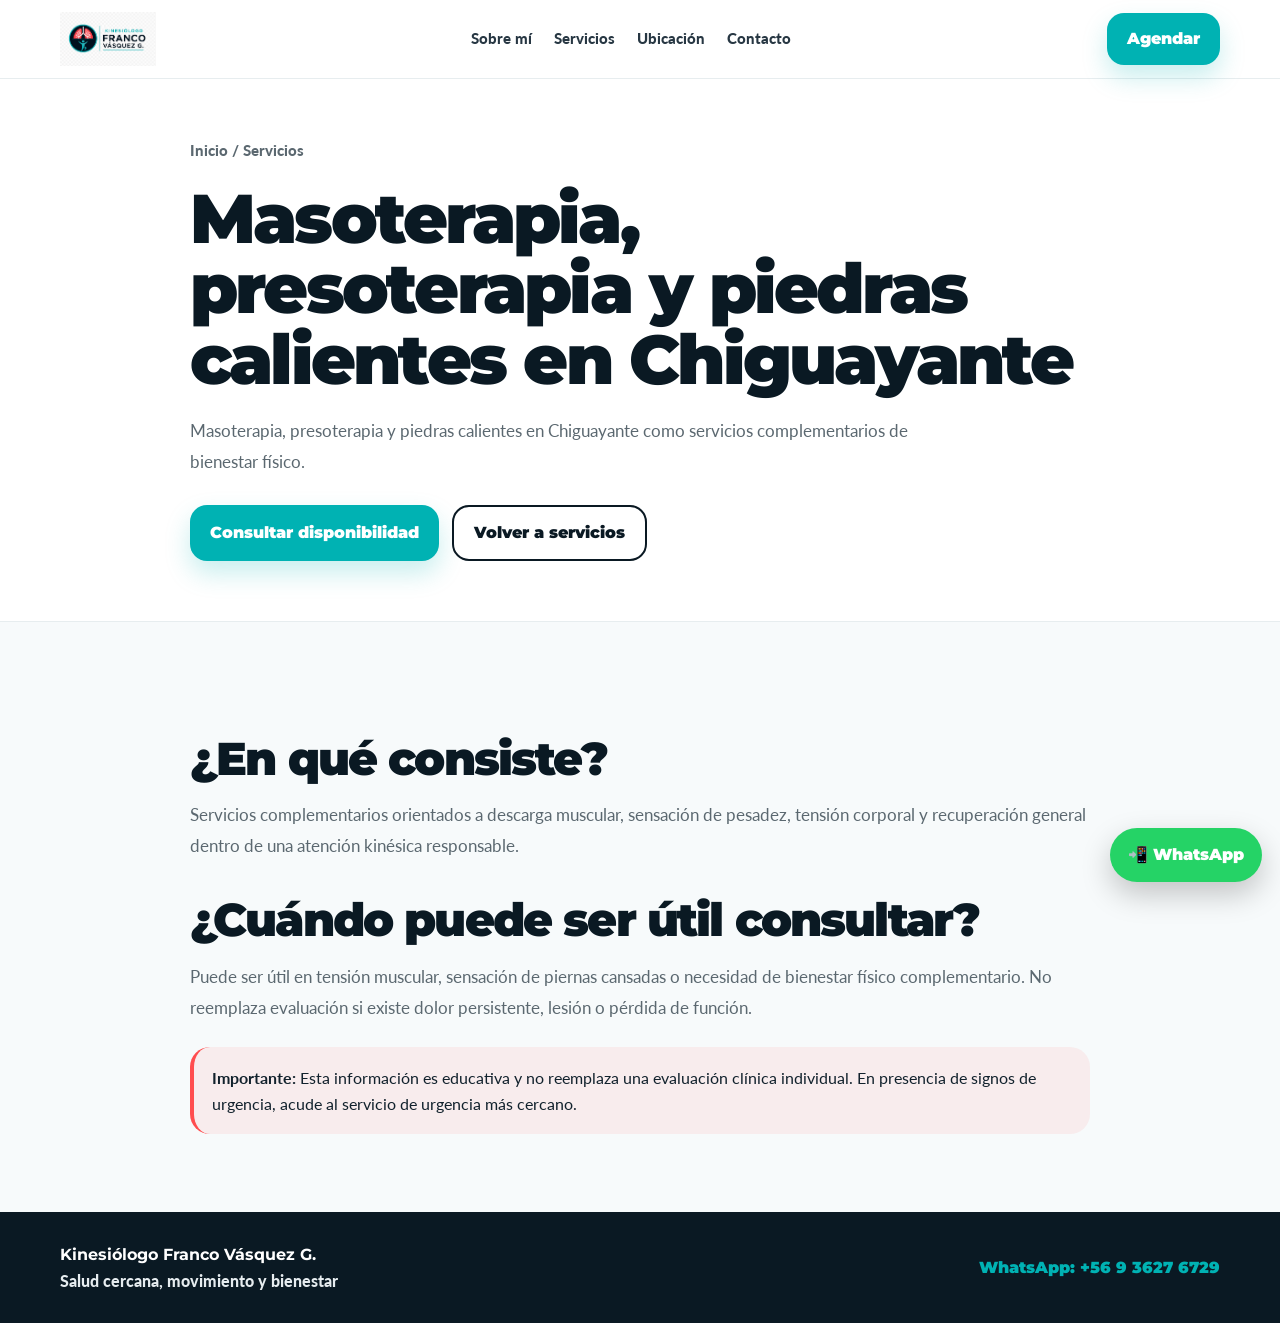
<file: servicios/masoterapia-presoterapia-piedras-calientes-chiguayante.html>
<!doctype html>
<html lang="es-CL">
<head>
  <meta charset="utf-8" />
  <meta name="viewport" content="width=device-width, initial-scale=1" />
  <title>Masoterapia, presoterapia y piedras calientes en Chiguayante | Kinesiólogo Franco Vásquez G.</title>
  <meta name="description" content="Masoterapia, presoterapia y piedras calientes en Chiguayante como servicios complementarios de bienestar físico." />
  <meta name="theme-color" content="#0A1923" />
  <link rel="canonical" href="https://kinesiologofrancovasquez.com/servicios/masoterapia-presoterapia-piedras-calientes-chiguayante.html" />
  <link rel="icon" href="../assets/logo-circular.png" />
  <link rel="preconnect" href="https://fonts.googleapis.com">
  <link rel="preconnect" href="https://fonts.gstatic.com" crossorigin>
  <link href="https://fonts.googleapis.com/css2?family=Lato:wght@400;700;900&family=Montserrat:wght@600;700;800;900&display=swap" rel="stylesheet">
  <link rel="stylesheet" href="../style.css" />
</head>
<body>
  <a class="floating-wa" href="https://wa.me/56936276729?text=Hola%2C%20quiero%20consultar%20disponibilidad%20para%20una%20atenci%C3%B3n%20kin%C3%A9sica." target="_blank" rel="noopener">📲 WhatsApp</a>
  <header class="topbar">
    <div class="container nav">
      <a class="brand" href="../index.html#inicio" aria-label="Volver al inicio">
        <img class="brand-logo" src="../assets/logo-horizontal.png" alt="Logo oficial de Kinesiólogo Franco Vásquez G." width="1672" height="941" />
      </a>
      <nav class="menu" aria-label="Menú principal">
        <a href="../index.html#sobre-mi">Sobre mí</a>
        <a href="../index.html#servicios">Servicios</a>
        <a href="../index.html#ubicacion">Ubicación</a>
        <a href="../index.html#contacto">Contacto</a>
      </nav>
      <a class="btn" href="https://wa.me/56936276729?text=Hola%2C%20quiero%20consultar%20disponibilidad%20para%20una%20atenci%C3%B3n%20kin%C3%A9sica." target="_blank" rel="noopener">Agendar</a>
    </div>
  </header>
  <main>
    <section class="page-hero">
      <div class="container content">
        <div class="breadcrumb"><a href="../index.html">Inicio</a> / Servicios</div>
        <h1>Masoterapia, presoterapia y piedras calientes en Chiguayante</h1>
        <p class="lead">Masoterapia, presoterapia y piedras calientes en Chiguayante como servicios complementarios de bienestar físico.</p>
        <div class="actions"><a class="btn" href="https://wa.me/56936276729?text=Hola%2C%20quiero%20consultar%20disponibilidad%20para%20una%20atenci%C3%B3n%20kin%C3%A9sica." target="_blank" rel="noopener">Consultar disponibilidad</a><a class="btn light" href="../index.html#servicios">Volver a servicios</a></div>
      </div>
    </section>
    <section>
      <div class="container content">
        <h2>¿En qué consiste?</h2>
        <p>Servicios complementarios orientados a descarga muscular, sensación de pesadez, tensión corporal y recuperación general dentro de una atención kinésica responsable.</p>
        <h2>¿Cuándo puede ser útil consultar?</h2>
        <p>Puede ser útil en tensión muscular, sensación de piernas cansadas o necesidad de bienestar físico complementario. No reemplaza evaluación si existe dolor persistente, lesión o pérdida de función.</p>
        <div class="notice"><strong>Importante:</strong> Esta información es educativa y no reemplaza una evaluación clínica individual. En presencia de signos de urgencia, acude al servicio de urgencia más cercano.</div>
      </div>
    </section>
  </main>
  <footer>
    <div class="container footer-row">
      <div class="footer-brand"><strong>Kinesiólogo Franco Vásquez G.</strong><span>Salud cercana, movimiento y bienestar</span></div>
      <a class="footer-wa" href="https://wa.me/56936276729" target="_blank" rel="noopener">WhatsApp: +56 9 3627 6729</a>
    </div>
  </footer>
</body>
</html>
</file>
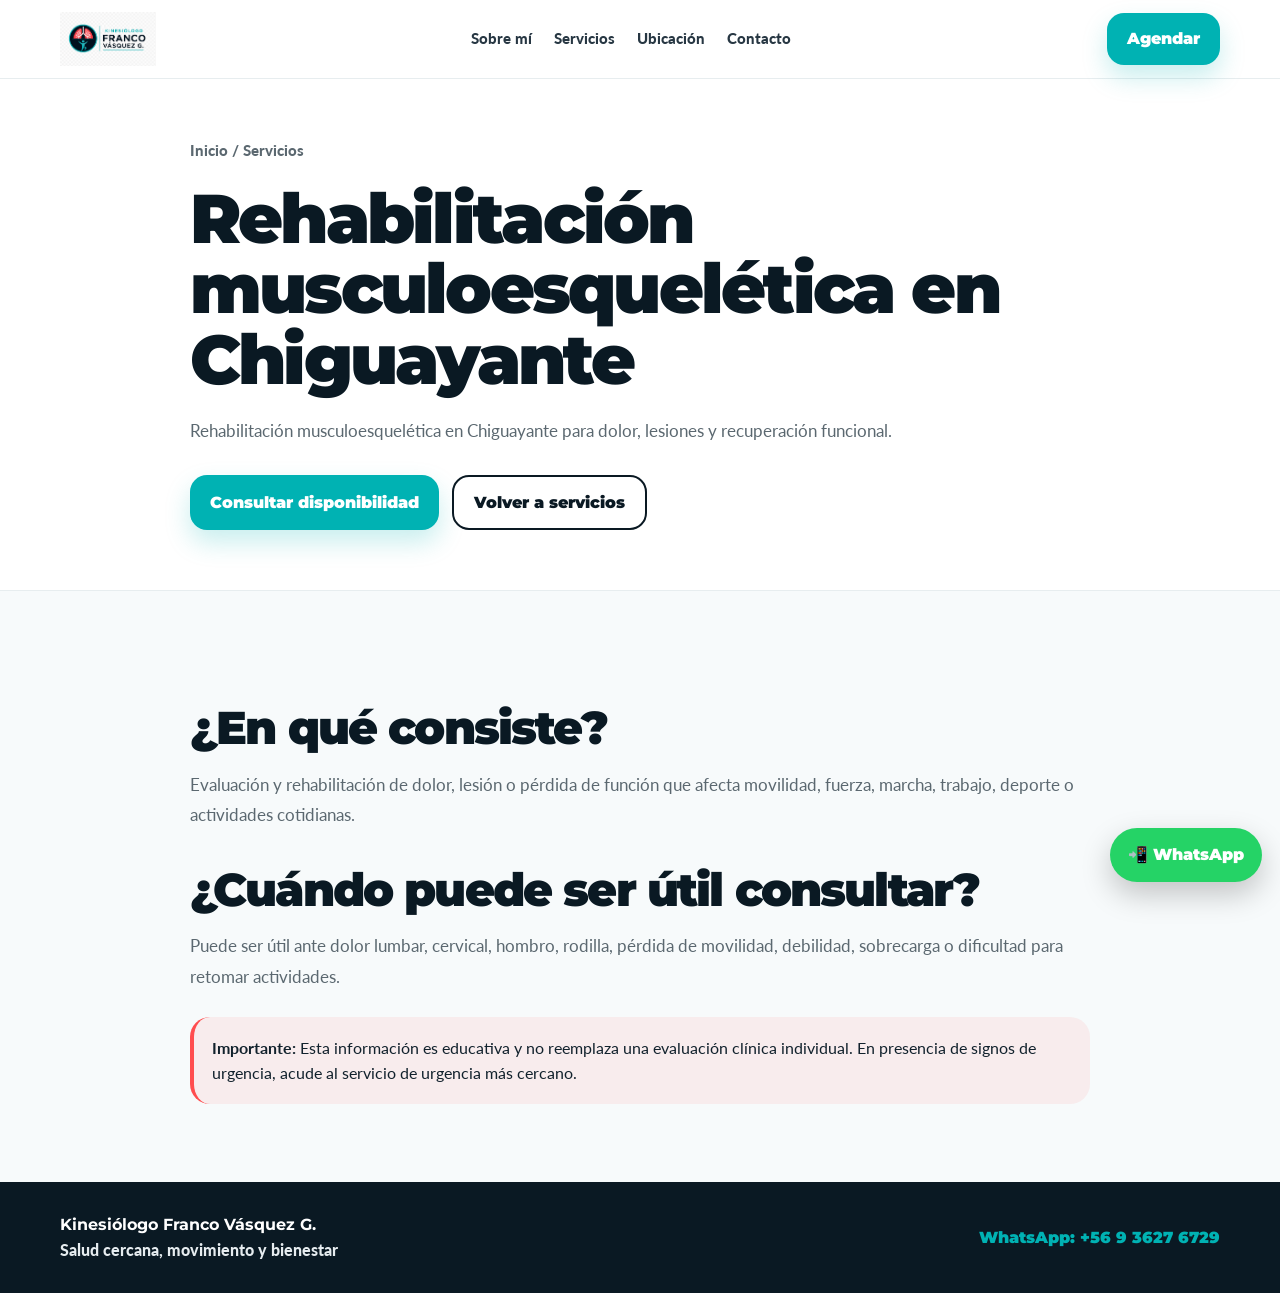
<file: servicios/rehabilitacion-musculoesqueletica-chiguayante.html>
<!doctype html>
<html lang="es-CL">
<head>
  <meta charset="utf-8" />
  <meta name="viewport" content="width=device-width, initial-scale=1" />
  <title>Rehabilitación musculoesquelética en Chiguayante | Kinesiólogo Franco Vásquez G.</title>
  <meta name="description" content="Rehabilitación musculoesquelética en Chiguayante para dolor, lesiones y recuperación funcional." />
  <meta name="theme-color" content="#0A1923" />
  <link rel="canonical" href="https://kinesiologofrancovasquez.com/servicios/rehabilitacion-musculoesqueletica-chiguayante.html" />
  <link rel="icon" href="../assets/logo-circular.png" />
  <link rel="preconnect" href="https://fonts.googleapis.com">
  <link rel="preconnect" href="https://fonts.gstatic.com" crossorigin>
  <link href="https://fonts.googleapis.com/css2?family=Lato:wght@400;700;900&family=Montserrat:wght@600;700;800;900&display=swap" rel="stylesheet">
  <link rel="stylesheet" href="../style.css" />
</head>
<body>
  <a class="floating-wa" href="https://wa.me/56936276729?text=Hola%2C%20quiero%20consultar%20disponibilidad%20para%20una%20atenci%C3%B3n%20kin%C3%A9sica." target="_blank" rel="noopener">📲 WhatsApp</a>
  <header class="topbar">
    <div class="container nav">
      <a class="brand" href="../index.html#inicio" aria-label="Volver al inicio">
        <img class="brand-logo" src="../assets/logo-horizontal.png" alt="Logo oficial de Kinesiólogo Franco Vásquez G." width="1672" height="941" />
      </a>
      <nav class="menu" aria-label="Menú principal">
        <a href="../index.html#sobre-mi">Sobre mí</a>
        <a href="../index.html#servicios">Servicios</a>
        <a href="../index.html#ubicacion">Ubicación</a>
        <a href="../index.html#contacto">Contacto</a>
      </nav>
      <a class="btn" href="https://wa.me/56936276729?text=Hola%2C%20quiero%20consultar%20disponibilidad%20para%20una%20atenci%C3%B3n%20kin%C3%A9sica." target="_blank" rel="noopener">Agendar</a>
    </div>
  </header>
  <main>
    <section class="page-hero">
      <div class="container content">
        <div class="breadcrumb"><a href="../index.html">Inicio</a> / Servicios</div>
        <h1>Rehabilitación musculoesquelética en Chiguayante</h1>
        <p class="lead">Rehabilitación musculoesquelética en Chiguayante para dolor, lesiones y recuperación funcional.</p>
        <div class="actions"><a class="btn" href="https://wa.me/56936276729?text=Hola%2C%20quiero%20consultar%20disponibilidad%20para%20una%20atenci%C3%B3n%20kin%C3%A9sica." target="_blank" rel="noopener">Consultar disponibilidad</a><a class="btn light" href="../index.html#servicios">Volver a servicios</a></div>
      </div>
    </section>
    <section>
      <div class="container content">
        <h2>¿En qué consiste?</h2>
        <p>Evaluación y rehabilitación de dolor, lesión o pérdida de función que afecta movilidad, fuerza, marcha, trabajo, deporte o actividades cotidianas.</p>
        <h2>¿Cuándo puede ser útil consultar?</h2>
        <p>Puede ser útil ante dolor lumbar, cervical, hombro, rodilla, pérdida de movilidad, debilidad, sobrecarga o dificultad para retomar actividades.</p>
        <div class="notice"><strong>Importante:</strong> Esta información es educativa y no reemplaza una evaluación clínica individual. En presencia de signos de urgencia, acude al servicio de urgencia más cercano.</div>
      </div>
    </section>
  </main>
  <footer>
    <div class="container footer-row">
      <div class="footer-brand"><strong>Kinesiólogo Franco Vásquez G.</strong><span>Salud cercana, movimiento y bienestar</span></div>
      <a class="footer-wa" href="https://wa.me/56936276729" target="_blank" rel="noopener">WhatsApp: +56 9 3627 6729</a>
    </div>
  </footer>
</body>
</html>
</file>
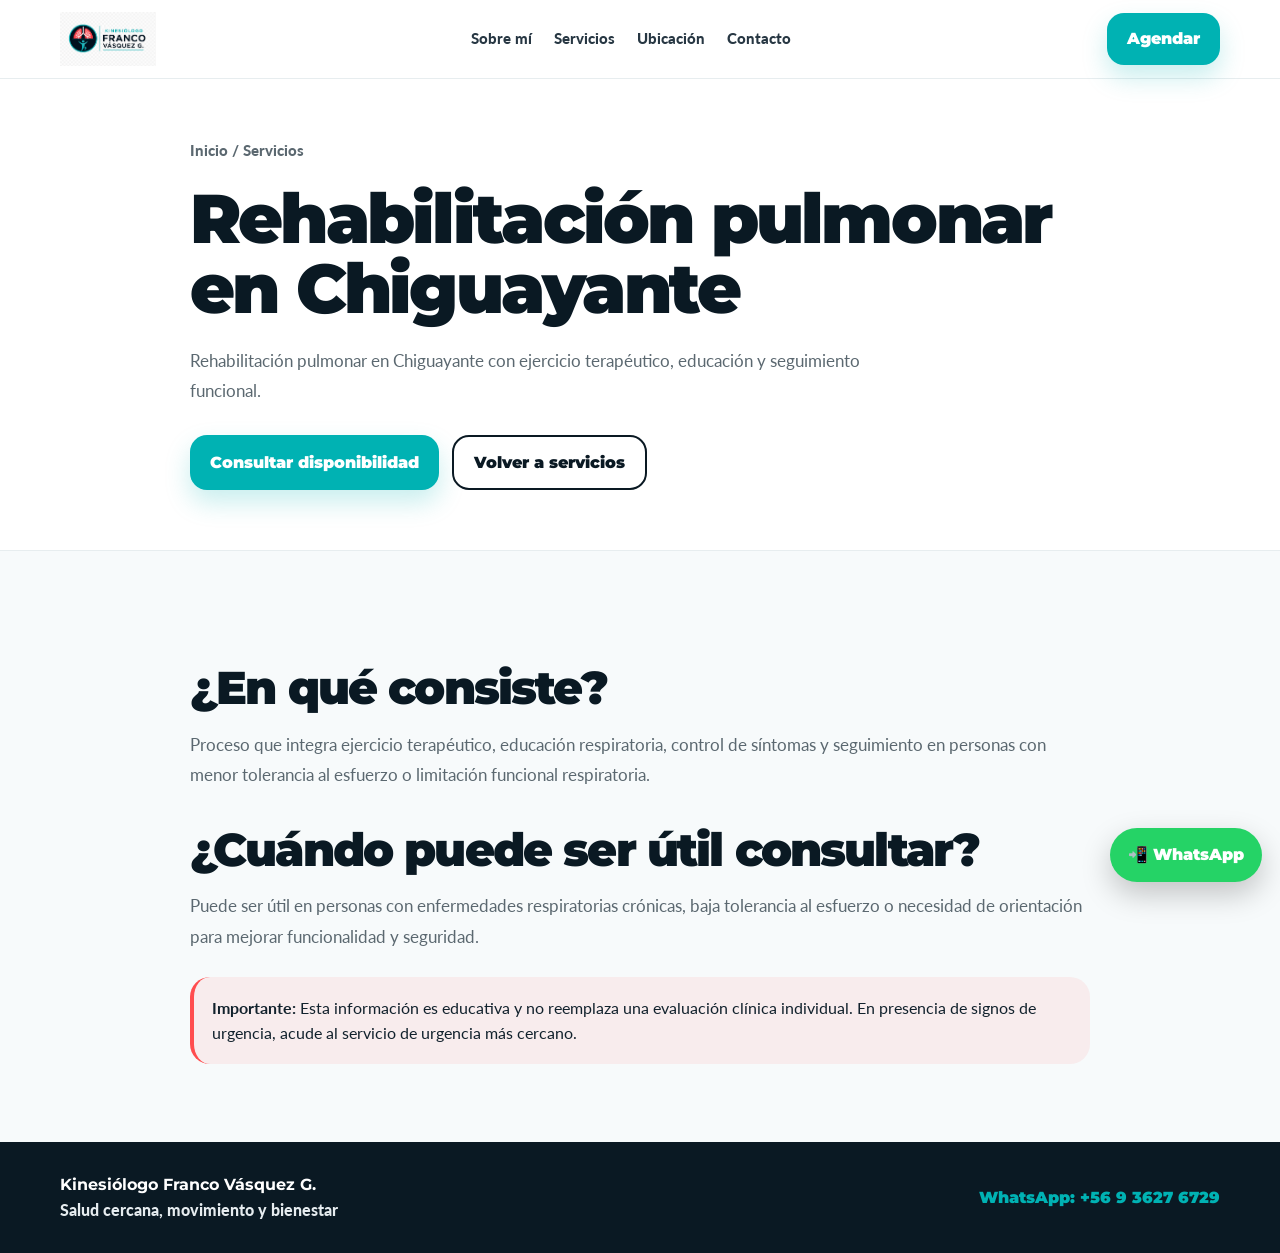
<file: servicios/rehabilitacion-pulmonar-chiguayante.html>
<!doctype html>
<html lang="es-CL">
<head>
  <meta charset="utf-8" />
  <meta name="viewport" content="width=device-width, initial-scale=1" />
  <title>Rehabilitación pulmonar en Chiguayante | Kinesiólogo Franco Vásquez G.</title>
  <meta name="description" content="Rehabilitación pulmonar en Chiguayante con ejercicio terapéutico, educación y seguimiento funcional." />
  <meta name="theme-color" content="#0A1923" />
  <link rel="canonical" href="https://kinesiologofrancovasquez.com/servicios/rehabilitacion-pulmonar-chiguayante.html" />
  <link rel="icon" href="../assets/logo-circular.png" />
  <link rel="preconnect" href="https://fonts.googleapis.com">
  <link rel="preconnect" href="https://fonts.gstatic.com" crossorigin>
  <link href="https://fonts.googleapis.com/css2?family=Lato:wght@400;700;900&family=Montserrat:wght@600;700;800;900&display=swap" rel="stylesheet">
  <link rel="stylesheet" href="../style.css" />
</head>
<body>
  <a class="floating-wa" href="https://wa.me/56936276729?text=Hola%2C%20quiero%20consultar%20disponibilidad%20para%20una%20atenci%C3%B3n%20kin%C3%A9sica." target="_blank" rel="noopener">📲 WhatsApp</a>
  <header class="topbar">
    <div class="container nav">
      <a class="brand" href="../index.html#inicio" aria-label="Volver al inicio">
        <img class="brand-logo" src="../assets/logo-horizontal.png" alt="Logo oficial de Kinesiólogo Franco Vásquez G." width="1672" height="941" />
      </a>
      <nav class="menu" aria-label="Menú principal">
        <a href="../index.html#sobre-mi">Sobre mí</a>
        <a href="../index.html#servicios">Servicios</a>
        <a href="../index.html#ubicacion">Ubicación</a>
        <a href="../index.html#contacto">Contacto</a>
      </nav>
      <a class="btn" href="https://wa.me/56936276729?text=Hola%2C%20quiero%20consultar%20disponibilidad%20para%20una%20atenci%C3%B3n%20kin%C3%A9sica." target="_blank" rel="noopener">Agendar</a>
    </div>
  </header>
  <main>
    <section class="page-hero">
      <div class="container content">
        <div class="breadcrumb"><a href="../index.html">Inicio</a> / Servicios</div>
        <h1>Rehabilitación pulmonar en Chiguayante</h1>
        <p class="lead">Rehabilitación pulmonar en Chiguayante con ejercicio terapéutico, educación y seguimiento funcional.</p>
        <div class="actions"><a class="btn" href="https://wa.me/56936276729?text=Hola%2C%20quiero%20consultar%20disponibilidad%20para%20una%20atenci%C3%B3n%20kin%C3%A9sica." target="_blank" rel="noopener">Consultar disponibilidad</a><a class="btn light" href="../index.html#servicios">Volver a servicios</a></div>
      </div>
    </section>
    <section>
      <div class="container content">
        <h2>¿En qué consiste?</h2>
        <p>Proceso que integra ejercicio terapéutico, educación respiratoria, control de síntomas y seguimiento en personas con menor tolerancia al esfuerzo o limitación funcional respiratoria.</p>
        <h2>¿Cuándo puede ser útil consultar?</h2>
        <p>Puede ser útil en personas con enfermedades respiratorias crónicas, baja tolerancia al esfuerzo o necesidad de orientación para mejorar funcionalidad y seguridad.</p>
        <div class="notice"><strong>Importante:</strong> Esta información es educativa y no reemplaza una evaluación clínica individual. En presencia de signos de urgencia, acude al servicio de urgencia más cercano.</div>
      </div>
    </section>
  </main>
  <footer>
    <div class="container footer-row">
      <div class="footer-brand"><strong>Kinesiólogo Franco Vásquez G.</strong><span>Salud cercana, movimiento y bienestar</span></div>
      <a class="footer-wa" href="https://wa.me/56936276729" target="_blank" rel="noopener">WhatsApp: +56 9 3627 6729</a>
    </div>
  </footer>
</body>
</html>
</file>
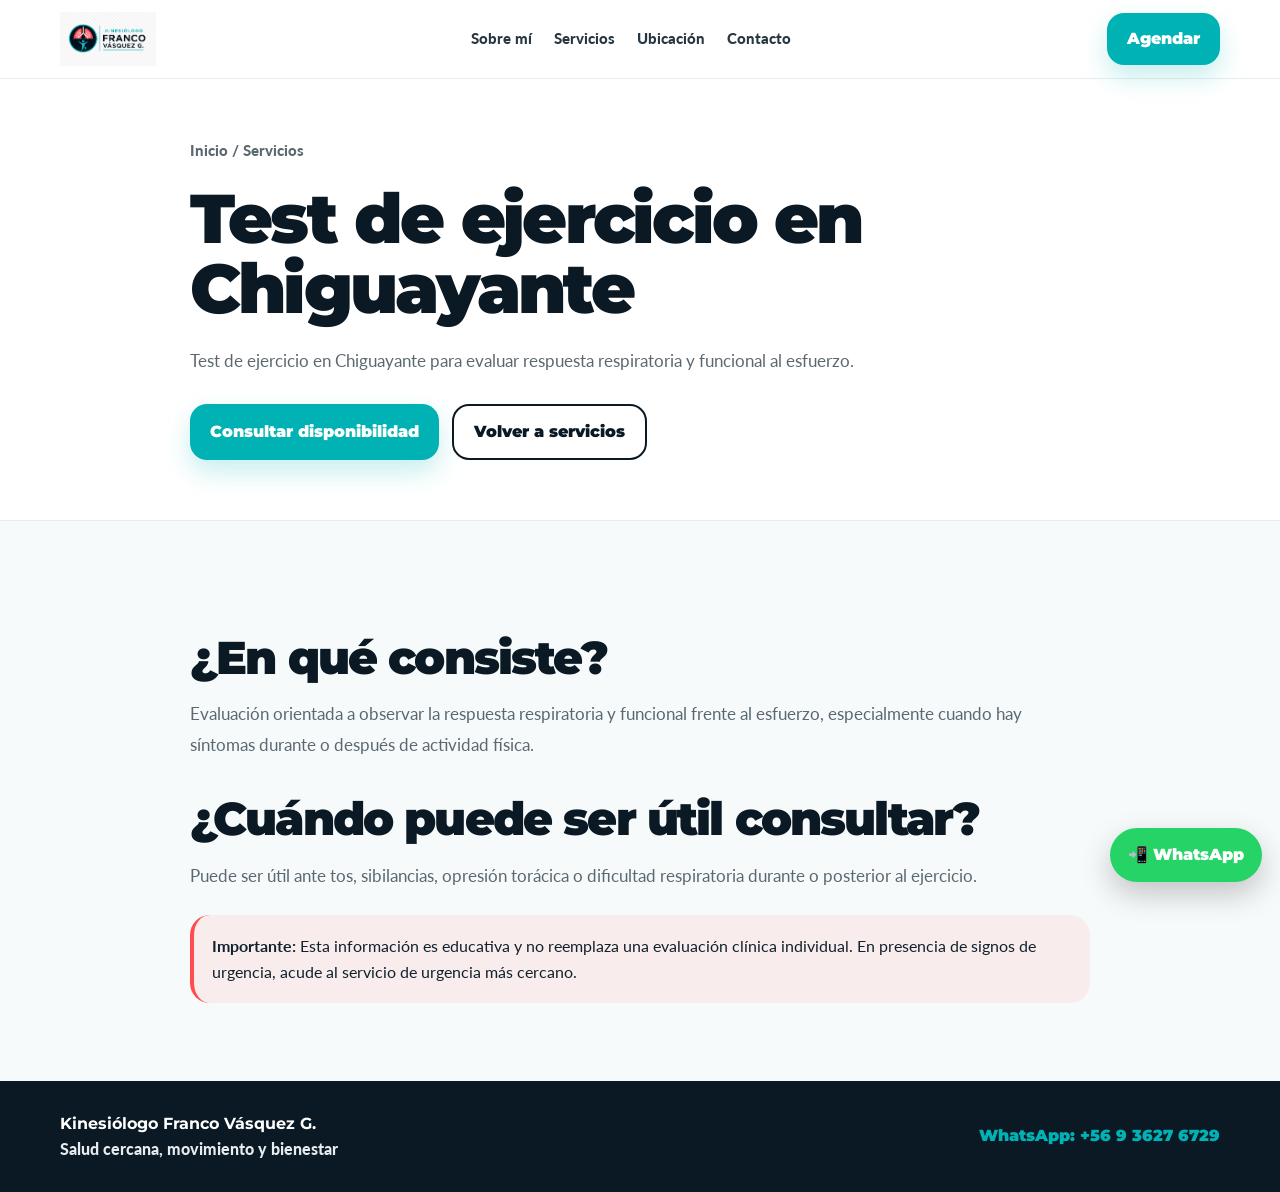
<file: servicios/test-de-ejercicio-chiguayante.html>
<!doctype html>
<html lang="es-CL">
<head>
  <meta charset="utf-8" />
  <meta name="viewport" content="width=device-width, initial-scale=1" />
  <title>Test de ejercicio en Chiguayante | Kinesiólogo Franco Vásquez G.</title>
  <meta name="description" content="Test de ejercicio en Chiguayante para evaluar respuesta respiratoria y funcional al esfuerzo." />
  <meta name="theme-color" content="#0A1923" />
  <link rel="canonical" href="https://kinesiologofrancovasquez.com/servicios/test-de-ejercicio-chiguayante.html" />
  <link rel="icon" href="../assets/logo-circular.png" />
  <link rel="preconnect" href="https://fonts.googleapis.com">
  <link rel="preconnect" href="https://fonts.gstatic.com" crossorigin>
  <link href="https://fonts.googleapis.com/css2?family=Lato:wght@400;700;900&family=Montserrat:wght@600;700;800;900&display=swap" rel="stylesheet">
  <link rel="stylesheet" href="../style.css" />
</head>
<body>
  <a class="floating-wa" href="https://wa.me/56936276729?text=Hola%2C%20quiero%20consultar%20disponibilidad%20para%20una%20atenci%C3%B3n%20kin%C3%A9sica." target="_blank" rel="noopener">📲 WhatsApp</a>
  <header class="topbar">
    <div class="container nav">
      <a class="brand" href="../index.html#inicio" aria-label="Volver al inicio">
        <img class="brand-logo" src="../assets/logo-horizontal.png" alt="Logo oficial de Kinesiólogo Franco Vásquez G." width="1672" height="941" />
      </a>
      <nav class="menu" aria-label="Menú principal">
        <a href="../index.html#sobre-mi">Sobre mí</a>
        <a href="../index.html#servicios">Servicios</a>
        <a href="../index.html#ubicacion">Ubicación</a>
        <a href="../index.html#contacto">Contacto</a>
      </nav>
      <a class="btn" href="https://wa.me/56936276729?text=Hola%2C%20quiero%20consultar%20disponibilidad%20para%20una%20atenci%C3%B3n%20kin%C3%A9sica." target="_blank" rel="noopener">Agendar</a>
    </div>
  </header>
  <main>
    <section class="page-hero">
      <div class="container content">
        <div class="breadcrumb"><a href="../index.html">Inicio</a> / Servicios</div>
        <h1>Test de ejercicio en Chiguayante</h1>
        <p class="lead">Test de ejercicio en Chiguayante para evaluar respuesta respiratoria y funcional al esfuerzo.</p>
        <div class="actions"><a class="btn" href="https://wa.me/56936276729?text=Hola%2C%20quiero%20consultar%20disponibilidad%20para%20una%20atenci%C3%B3n%20kin%C3%A9sica." target="_blank" rel="noopener">Consultar disponibilidad</a><a class="btn light" href="../index.html#servicios">Volver a servicios</a></div>
      </div>
    </section>
    <section>
      <div class="container content">
        <h2>¿En qué consiste?</h2>
        <p>Evaluación orientada a observar la respuesta respiratoria y funcional frente al esfuerzo, especialmente cuando hay síntomas durante o después de actividad física.</p>
        <h2>¿Cuándo puede ser útil consultar?</h2>
        <p>Puede ser útil ante tos, sibilancias, opresión torácica o dificultad respiratoria durante o posterior al ejercicio.</p>
        <div class="notice"><strong>Importante:</strong> Esta información es educativa y no reemplaza una evaluación clínica individual. En presencia de signos de urgencia, acude al servicio de urgencia más cercano.</div>
      </div>
    </section>
  </main>
  <footer>
    <div class="container footer-row">
      <div class="footer-brand"><strong>Kinesiólogo Franco Vásquez G.</strong><span>Salud cercana, movimiento y bienestar</span></div>
      <a class="footer-wa" href="https://wa.me/56936276729" target="_blank" rel="noopener">WhatsApp: +56 9 3627 6729</a>
    </div>
  </footer>
</body>
</html>
</file>
<file: style.css>
:root{
  --navy:#0A1923;
  --navy2:#062B3A;
  --teal:#00B2B3;
  --coral:#FF4D4F;
  --gray:#E6ECEF;
  --bg:#F7FAFB;
  --white:#FFFFFF;
  --text:#12222D;
  --muted:#5B6870;
  --line:rgba(10,25,35,.10);
  --shadow:0 18px 46px rgba(10,25,35,.10);
  --soft:0 10px 26px rgba(10,25,35,.06);
  --radius:28px;
}
*{box-sizing:border-box}
html{scroll-behavior:smooth}
body{
  margin:0;
  font-family:'Lato',system-ui,-apple-system,BlinkMacSystemFont,'Segoe UI',sans-serif;
  color:var(--text);
  background:var(--bg);
  line-height:1.6;
}
img{max-width:100%;display:block}
a{text-decoration:none;color:inherit}
.container{width:min(1160px,calc(100% - 44px));margin:0 auto}
.skip-link{position:absolute;left:-999px;top:12px;background:#fff;color:var(--navy);padding:10px 14px;border-radius:12px;font-weight:900;z-index:999}
.skip-link:focus{left:16px;outline:3px solid rgba(0,178,179,.45)}
.topbar{
  position:sticky;top:0;z-index:40;
  background:rgba(255,255,255,.94);
  backdrop-filter:blur(18px);
  border-bottom:1px solid rgba(230,236,239,.95);
}
.nav{height:78px;display:flex;align-items:center;justify-content:space-between;gap:18px}
.brand{display:flex;align-items:center;min-width:0}
.brand-logo{
  height:54px!important;
  width:auto!important;
  max-width:250px!important;
  object-fit:contain!important;
}
.menu{display:flex;gap:22px;align-items:center;font-weight:900;font-size:.92rem;color:#273743}
.menu a:hover{color:var(--teal)}
.btn{
  display:inline-flex;align-items:center;justify-content:center;gap:9px;
  min-height:50px;
  padding:13px 20px;
  border-radius:17px;
  background:var(--teal);
  color:#fff;
  font-family:'Montserrat',sans-serif;
  font-weight:900;
  box-shadow:0 12px 26px rgba(0,178,179,.22);
  transition:.2s ease;
}
.btn:hover{transform:translateY(-2px);background:#009a9b}
.btn.dark{background:var(--navy)}
.btn.light{background:#fff;color:var(--navy);border:2px solid var(--navy);box-shadow:none}
.btn:focus-visible,.menu a:focus-visible,.tag:focus-visible{outline:3px solid rgba(0,178,179,.45);outline-offset:4px}
.floating-wa{
  position:fixed;right:18px;bottom:18px;z-index:50;
  background:#25D366;color:#fff;border-radius:999px;
  padding:14px 18px;
  font-family:'Montserrat',sans-serif;font-weight:900;
  box-shadow:0 12px 30px rgba(0,0,0,.22);
}
section{padding:78px 0}
.hero{
  position:relative;overflow:hidden;background:#fff;
}
.hero:before{content:"";position:absolute;right:-180px;top:-160px;width:460px;height:460px;border-radius:50%;background:rgba(0,178,179,.10)}
.hero:after{content:"";position:absolute;left:-220px;bottom:-260px;width:540px;height:540px;border-radius:50%;background:rgba(255,77,79,.08)}
.hero-grid{position:relative;z-index:1;display:grid;grid-template-columns:1.1fr .9fr;gap:38px;align-items:center;padding:72px 0}
.kicker,.eyebrow{
  font-family:'Montserrat',sans-serif;
  color:var(--teal);
  font-weight:900;
  text-transform:uppercase;
  letter-spacing:.20em;
  font-size:.78rem;
}
.eyebrow{
  display:inline-flex;align-items:center;gap:8px;
  background:rgba(230,236,239,.72);
  border:1px solid rgba(0,178,179,.24);
  color:var(--navy2);
  border-radius:999px;
  padding:10px 14px;
  letter-spacing:.04em;
  text-transform:none;
}
.dot{width:9px;height:9px;background:var(--teal);border-radius:50%}
h1,h2,h3{font-family:'Montserrat',sans-serif;margin:0;color:var(--navy);letter-spacing:-.04em}
h1{font-size:clamp(2.35rem,5.4vw,4.75rem);line-height:1.02;margin:20px 0 0;font-weight:900}
h2{font-size:clamp(1.95rem,3.6vw,3rem);line-height:1.08;font-weight:900}
h3{font-size:1.28rem;line-height:1.18}
.accent{color:var(--teal)}
.lead{font-size:1.18rem;color:var(--muted);line-height:1.78;max-width:720px;margin:22px 0 0}
.actions{display:flex;flex-wrap:wrap;gap:13px;margin-top:28px}
.hero-card{
  background:linear-gradient(135deg,var(--navy),var(--navy2));
  color:#fff;
  border-radius:34px;
  padding:28px;
  box-shadow:var(--shadow);
}
.hero-card h2{color:#fff;font-size:1.55rem;margin-top:12px}
.hero-card p{color:rgba(255,255,255,.82)}
.hero-services{display:grid;gap:11px;margin-top:22px}
.hero-service{
  background:rgba(255,255,255,.08);
  border:1px solid rgba(255,255,255,.12);
  border-radius:18px;
  padding:13px 14px;
  display:flex;gap:12px;align-items:center;
  font-weight:900;
}
.icon{
  width:42px;height:42px;border-radius:14px;
  background:var(--teal);color:#fff;
  display:grid;place-items:center;
  font-size:1.28rem;flex:0 0 auto;
}
.section-title{text-align:center;max-width:820px;margin:0 auto 42px}
.section-title p{color:var(--muted);font-size:1.08rem;line-height:1.76;margin:14px 0 0}
.about-wrap{
  display:grid;
  grid-template-columns:.85fr 1.15fr;
  gap:24px;
  align-items:stretch;
}
.about-intro{
  background:linear-gradient(135deg,var(--navy),var(--navy2));
  color:#fff;
  border-radius:34px;
  padding:32px;
  box-shadow:var(--shadow);
  position:relative;
  overflow:hidden;
}
.about-intro:before{content:"";position:absolute;right:-80px;top:-80px;width:220px;height:220px;border-radius:50%;background:rgba(0,178,179,.22)}
.about-intro .kicker{color:var(--teal)}
.about-intro h2{color:#fff;margin-top:10px}
.about-intro p{color:rgba(255,255,255,.84);line-height:1.78}
.about-badge{
  margin-top:24px;
  background:rgba(255,255,255,.10);
  border:1px solid rgba(255,255,255,.16);
  border-radius:24px;
  padding:18px;
}
.about-badge strong{display:block;font-family:'Montserrat',sans-serif;font-size:1.42rem;color:#fff}
.about-badge span{display:block;color:rgba(255,255,255,.78);font-weight:900}
.about-detail{
  background:#fff;border:1px solid rgba(230,236,239,.95);
  border-radius:34px;padding:32px;box-shadow:var(--soft);
}
.about-detail p{color:var(--muted);line-height:1.78}
.about-detail .lead-strong{color:var(--text);font-weight:900;font-size:1.08rem}
.about-metrics{display:grid;grid-template-columns:repeat(3,1fr);gap:12px;margin:22px 0}
.metric{background:#F7FAFB;border:1px solid rgba(0,178,179,.18);border-radius:20px;padding:16px}
.metric strong{display:block;font-family:'Montserrat',sans-serif;color:var(--navy)}
.metric span{color:var(--muted);font-weight:700;font-size:.92rem}
.credentials{display:grid;gap:10px;margin-top:18px}
.credential{background:rgba(230,236,239,.64);border-radius:18px;padding:14px 16px;display:grid;gap:3px}
.credential strong{font-family:'Montserrat',sans-serif;color:var(--navy)}
.credential span{color:var(--muted);font-weight:700}
.cards{display:grid;grid-template-columns:repeat(3,1fr);gap:18px}
.card{
  background:#fff;border:1px solid rgba(230,236,239,.95);
  border-radius:28px;padding:25px;
  box-shadow:var(--soft);
  transition:.2s ease;
}
.card:hover{transform:translateY(-3px);box-shadow:var(--shadow);border-color:rgba(0,178,179,.24)}
.card h3{margin:16px 0 9px}
.card p{color:var(--muted);line-height:1.72;margin:0}
.clinical{
  background:linear-gradient(135deg,var(--navy),var(--navy2));
  color:#fff;border-radius:36px;padding:38px;
  display:grid;grid-template-columns:1fr 1.25fr;gap:26px;align-items:center;
}
.clinical h2{color:#fff}
.clinical p{color:rgba(255,255,255,.82)}
.check-list{display:grid;gap:10px}
.check{
  background:rgba(255,255,255,.08);
  border-radius:16px;padding:12px 14px;
  font-weight:900;display:flex;gap:10px;
}
.check:before{content:"✓";color:var(--teal);font-weight:900}
.light-check .check{background:#fff;color:var(--navy);box-shadow:0 6px 14px rgba(10,25,35,.04)}
.two-col{display:grid;grid-template-columns:1fr 1fr;gap:22px}
.panel{
  border-radius:32px;padding:28px;box-shadow:var(--soft);
  background:#fff;border:1px solid rgba(230,236,239,.95);
}
.panel.dark{background:linear-gradient(135deg,var(--navy),var(--navy2));color:#fff}
.panel.dark h3{color:#fff}.panel.dark p{color:rgba(255,255,255,.82)}
.panel.gray{background:var(--gray)}
.panel h3{margin:10px 0}
.panel p{color:var(--muted)}
.service-links{display:grid;grid-template-columns:repeat(2,1fr);gap:16px}
.service-link{
  background:#fff;border:1px solid rgba(230,236,239,.95);
  border-radius:24px;padding:20px;box-shadow:var(--soft);
}
.service-link h3{font-size:1.16rem}
.service-link p{color:var(--muted);font-size:.98rem}
.tag{display:inline-flex;margin-top:10px;background:rgba(0,178,179,.10);color:var(--navy);border:1px solid rgba(0,178,179,.18);border-radius:999px;padding:7px 10px;font-weight:900;font-size:.82rem}
.faq{max-width:920px;margin:0 auto;display:grid;gap:13px}
.faq details{background:#fff;border:1px solid rgba(230,236,239,.95);border-radius:22px;padding:18px 20px;box-shadow:var(--soft)}
.faq summary{cursor:pointer;font-family:'Montserrat',sans-serif;font-weight:900;color:var(--navy)}
.faq p{color:var(--muted);line-height:1.75}
.location-grid{display:grid;grid-template-columns:2fr 1fr;gap:22px}
.map-card{background:var(--gray);border-radius:32px;padding:26px}
.mapbox{margin-top:16px;border-radius:24px;overflow:hidden;background:#fff;box-shadow:inset 0 0 0 1px rgba(0,0,0,.04)}
iframe{width:100%;height:310px;border:0}
.reserve{background:var(--navy);color:#fff;border-radius:32px;padding:26px}
.reserve h3{color:#fff;margin-top:12px}
.reserve p{color:var(--gray)}
.contact-card{
  background:#fff;border-radius:36px;padding:40px;text-align:center;
  box-shadow:var(--shadow);border:1px solid rgba(230,236,239,.95);max-width:930px;margin:0 auto;
}
.contact-card p{color:var(--muted)}
.contact-grid{display:grid;grid-template-columns:1fr 1fr;gap:12px;margin-top:24px;text-align:left}
.contact-item{background:var(--gray);border-radius:20px;padding:18px}
.contact-item strong{font-family:'Montserrat',sans-serif;color:var(--navy)}
.contact-item p{font-size:1.08rem;font-weight:900;color:var(--teal);margin:.35rem 0 0}
footer{background:var(--navy);color:#fff;padding:30px 0}
.footer-row{display:flex;align-items:center;justify-content:space-between;gap:18px}
.footer-brand strong{font-family:'Montserrat',sans-serif;display:block}
.footer-brand span{display:block;color:var(--gray);font-weight:900}
.footer-wa{color:var(--teal);font-weight:900;font-family:'Montserrat',sans-serif}
.page-hero{background:#fff;padding:60px 0;border-bottom:1px solid rgba(230,236,239,.95)}
.breadcrumb{font-weight:900;color:var(--muted);font-size:.92rem;margin-bottom:16px}
.content{max-width:900px;margin:0 auto}
.content p,.content li{color:var(--muted);line-height:1.82;font-size:1.05rem}
.content h2{margin-top:34px}
.notice{background:rgba(255,77,79,.08);border-left:4px solid var(--coral);border-radius:20px;padding:18px;margin-top:24px}
@media(max-width:980px){
  .menu{display:none}
  .hero-grid,.about-wrap,.clinical,.two-col,.location-grid{grid-template-columns:1fr}
  .cards{grid-template-columns:1fr 1fr}
  .service-links{grid-template-columns:1fr}
  .footer-row{flex-direction:column;text-align:center}
}
@media(max-width:640px){
  .container{width:min(100% - 32px,1160px)}
  section{padding:58px 0}
  .cards,.about-metrics,.contact-grid{grid-template-columns:1fr}
  h1{font-size:2.35rem}
  .actions .btn{width:100%}
  .brand-logo{max-width:210px!important;height:auto!important}
  .floating-wa{left:14px;right:14px;text-align:center}
  .hero-card,.about-intro,.about-detail,.panel,.map-card,.reserve,.contact-card{border-radius:26px;padding:22px}
}


/* =========================================================
   SECCIÓN ÁREAS DE ATENCIÓN — versión premium final
   ========================================================= */

.areas-section{
  position:relative;
  overflow:hidden;
  background:
    radial-gradient(circle at 10% 18%, rgba(0,178,179,.12), transparent 28%),
    radial-gradient(circle at 88% 12%, rgba(255,77,79,.07), transparent 26%),
    linear-gradient(180deg,#F7FAFB 0%, #FFFFFF 100%);
}

.areas-section:before{
  content:"";
  position:absolute;
  left:50%;
  top:48px;
  width:min(920px,92%);
  height:1px;
  transform:translateX(-50%);
  background:linear-gradient(90deg,transparent,rgba(0,178,179,.34),transparent);
}

.areas-heading{
  max-width:860px;
  margin:0 auto 42px;
  text-align:center;
}

.areas-heading p{
  color:var(--muted);
  font-size:1.08rem;
  line-height:1.76;
  margin:14px 0 0;
}

.areas-premium-grid{
  display:grid;
  grid-template-columns:repeat(3,1fr);
  gap:18px;
  align-items:stretch;
}

.area-card{
  position:relative;
  display:flex;
  flex-direction:column;
  min-height:292px;
  background:
    linear-gradient(180deg,rgba(255,255,255,.98),rgba(247,250,251,.98));
  border:1px solid rgba(230,236,239,.95);
  border-radius:30px;
  padding:24px;
  box-shadow:var(--soft);
  overflow:hidden;
  transition:transform .2s ease, box-shadow .2s ease, border-color .2s ease;
}

.area-card:before{
  content:"";
  position:absolute;
  inset:0 0 auto 0;
  height:6px;
  background:linear-gradient(90deg,var(--teal),rgba(0,178,179,.20));
}

.area-card:after{
  content:"";
  position:absolute;
  width:150px;
  height:150px;
  right:-78px;
  top:-78px;
  border-radius:50%;
  background:rgba(0,178,179,.08);
  pointer-events:none;
}

.area-card:hover{
  transform:translateY(-4px);
  box-shadow:var(--shadow);
  border-color:rgba(0,178,179,.28);
}

.area-card-featured{
  background:
    linear-gradient(135deg,rgba(10,25,35,.98),rgba(6,43,58,.98));
  color:white;
  border-color:rgba(0,178,179,.24);
}

.area-card-featured:before{
  background:linear-gradient(90deg,var(--teal),rgba(255,255,255,.34));
}

.area-card-featured:after{
  background:rgba(255,255,255,.08);
}

.area-top{
  display:flex;
  align-items:center;
  justify-content:space-between;
  gap:12px;
  margin-bottom:18px;
  position:relative;
  z-index:1;
}

.area-icon{
  width:46px;
  height:46px;
  display:grid;
  place-items:center;
  border-radius:16px;
  background:var(--teal);
  color:white;
  font-size:1.35rem;
  box-shadow:0 10px 22px rgba(0,178,179,.20);
}

.area-label{
  display:inline-flex;
  align-items:center;
  min-height:34px;
  padding:7px 11px;
  border-radius:999px;
  background:rgba(0,178,179,.10);
  color:var(--navy);
  font-family:'Montserrat',sans-serif;
  font-size:.74rem;
  font-weight:900;
  letter-spacing:.08em;
  text-transform:uppercase;
}

.area-card-featured .area-label{
  background:rgba(255,255,255,.12);
  color:rgba(255,255,255,.92);
  border:1px solid rgba(255,255,255,.16);
}

.area-card h3{
  position:relative;
  z-index:1;
  font-size:1.26rem;
  margin:0 0 10px;
}

.area-card-featured h3{
  color:white;
}

.area-card p{
  position:relative;
  z-index:1;
  color:var(--muted);
  line-height:1.68;
  margin:0;
  flex:1;
}

.area-card-featured p{
  color:rgba(255,255,255,.82);
}

.area-cta{
  position:relative;
  z-index:1;
  display:inline-flex;
  align-items:center;
  gap:8px;
  margin-top:20px;
  color:var(--navy);
  font-family:'Montserrat',sans-serif;
  font-weight:900;
}

.area-cta:after{
  content:"→";
  color:var(--teal);
  transition:transform .2s ease;
}

.area-card:hover .area-cta:after{
  transform:translateX(3px);
}

.area-card-featured .area-cta{
  color:white;
}

@media(max-width:980px){
  .areas-premium-grid{
    grid-template-columns:repeat(2,1fr);
  }
}

@media(max-width:640px){
  .areas-premium-grid{
    grid-template-columns:1fr;
  }

  .area-card{
    min-height:auto;
  }
}


/* =========================================================
   FORMULARIO DE CONTACTO — versión clínica premium
   ========================================================= */

.contact-form-section{
  background:
    radial-gradient(circle at 12% 18%, rgba(0,178,179,.11), transparent 28%),
    radial-gradient(circle at 88% 14%, rgba(255,77,79,.06), transparent 24%),
    linear-gradient(180deg,#FFFFFF 0%, #F7FAFB 100%);
}

.form-layout{
  display:grid;
  grid-template-columns:.92fr 1.08fr;
  gap:26px;
  align-items:stretch;
}

.form-copy{
  background:linear-gradient(135deg,var(--navy),var(--navy2));
  color:white;
  border-radius:34px;
  padding:34px;
  box-shadow:var(--shadow);
  position:relative;
  overflow:hidden;
}

.form-copy:before{
  content:"";
  position:absolute;
  right:-80px;
  top:-80px;
  width:230px;
  height:230px;
  border-radius:50%;
  background:rgba(0,178,179,.24);
}

.form-copy .kicker,
.form-copy h2,
.form-copy p,
.form-copy .form-note,
.form-copy .contact-mini-list{
  position:relative;
  z-index:1;
}

.form-copy h2{
  color:white;
  margin-top:10px;
}

.form-copy p{
  color:rgba(255,255,255,.84);
  line-height:1.78;
}

.form-note{
  background:rgba(255,255,255,.10);
  border:1px solid rgba(255,255,255,.16);
  border-radius:22px;
  padding:18px;
  margin-top:22px;
}

.form-note strong{
  display:block;
  font-family:'Montserrat',sans-serif;
  color:white;
  margin-bottom:4px;
}

.form-note span{
  color:rgba(255,255,255,.78);
  font-weight:700;
}

.contact-mini-list{
  display:grid;
  gap:10px;
  margin-top:22px;
}

.contact-mini-list div{
  background:rgba(255,255,255,.08);
  border-radius:16px;
  padding:13px 14px;
}

.contact-mini-list strong{
  display:block;
  font-family:'Montserrat',sans-serif;
  color:white;
}

.contact-mini-list span{
  color:rgba(255,255,255,.78);
  font-weight:700;
}

.contact-form{
  background:white;
  border:1px solid rgba(230,236,239,.95);
  border-radius:34px;
  padding:30px;
  box-shadow:var(--shadow);
}

.form-grid{
  display:grid;
  grid-template-columns:1fr 1fr;
  gap:14px;
}

.form-row{
  display:grid;
  gap:8px;
  margin-bottom:16px;
}

.form-row label{
  font-family:'Montserrat',sans-serif;
  font-weight:900;
  color:var(--navy);
  font-size:.92rem;
}

.form-row input,
.form-row select,
.form-row textarea{
  width:100%;
  border:1px solid rgba(10,25,35,.14);
  border-radius:16px;
  padding:13px 14px;
  font:inherit;
  color:var(--text);
  background:#F7FAFB;
  transition:border-color .2s ease, box-shadow .2s ease, background .2s ease;
}

.form-row textarea{
  resize:vertical;
  min-height:130px;
}

.form-row input:focus,
.form-row select:focus,
.form-row textarea:focus{
  outline:none;
  border-color:rgba(0,178,179,.72);
  background:white;
  box-shadow:0 0 0 4px rgba(0,178,179,.12);
}

.form-error{
  min-height:24px;
  color:#B42318;
  font-weight:900;
  margin:0 0 12px;
}

.form-actions{
  display:flex;
  flex-wrap:wrap;
  gap:12px;
}

.form-actions .btn{
  border:0;
  cursor:pointer;
}

.form-actions .btn.light{
  border:2px solid var(--navy);
}

.form-privacy{
  margin:16px 0 0;
  color:var(--muted);
  font-size:.92rem;
  line-height:1.6;
}

@media(max-width:980px){
  .form-layout{
    grid-template-columns:1fr;
  }
}

@media(max-width:640px){
  .form-grid{
    grid-template-columns:1fr;
  }

  .contact-form,
  .form-copy{
    padding:24px;
    border-radius:28px;
  }

  .form-actions .btn{
    width:100%;
  }
}
</file>
